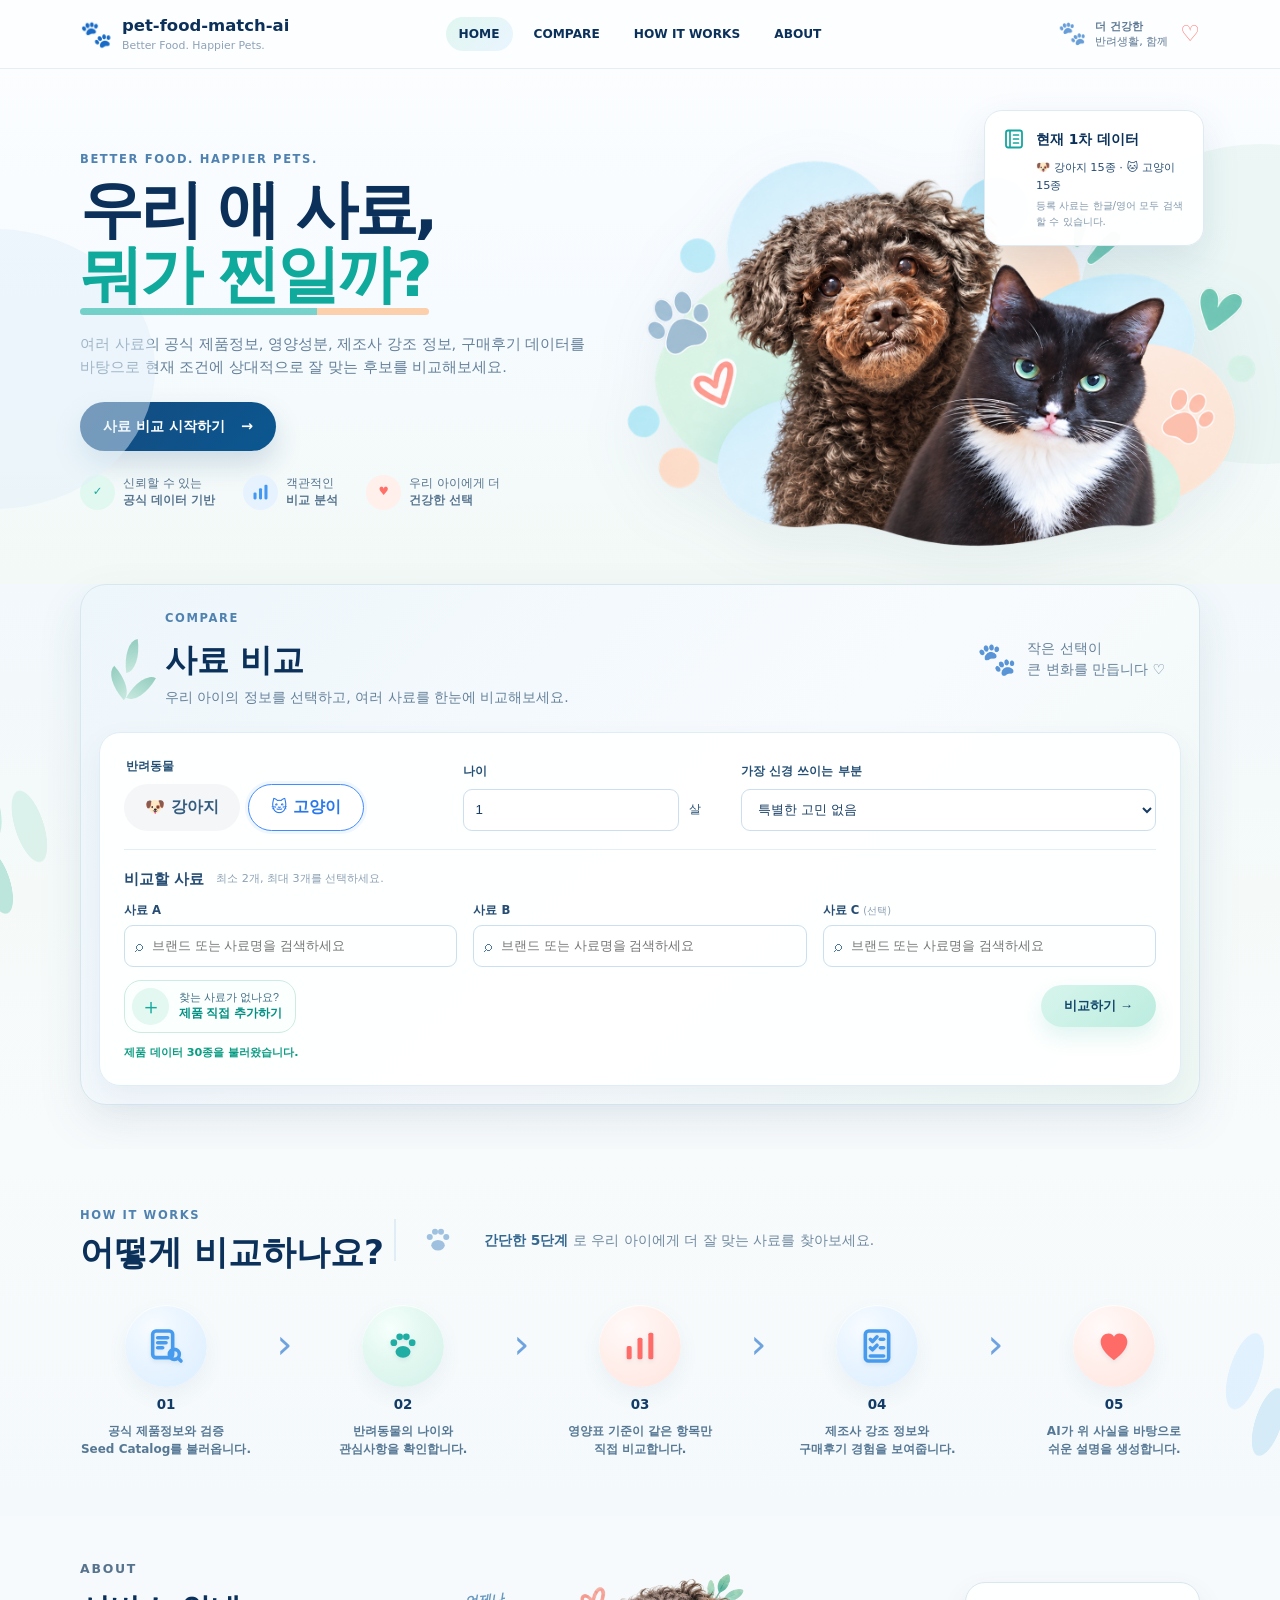
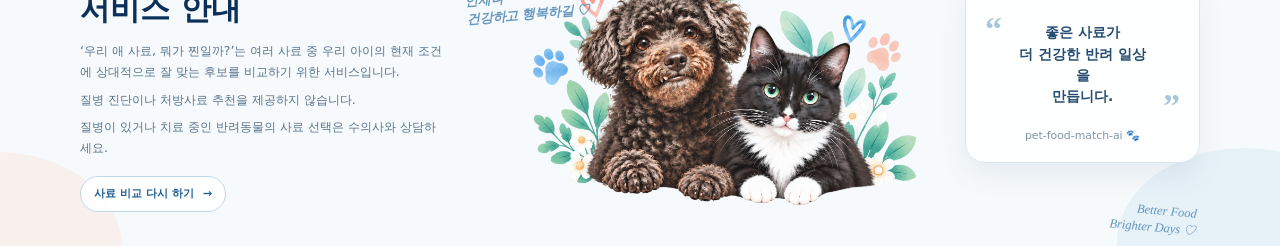
<file: A1-3/index.html>
<!DOCTYPE html>
<html lang="ko">
 <head>
  <meta charset="utf-8"/>
  <meta content="width=device-width,initial-scale=1" name="viewport"/>
  <title>
   우리 애 사료, 뭐가 찐일까? | pet-food-match-ai
  </title>
  <meta content="우리 애 사료, 뭐가 찐일까? 강아지와 고양이 사료를 공식 데이터와 구매후기로 비교합니다." name="description"/>
  <link href="./css/style.css" rel="stylesheet"/>
 </head>
 <body>
  <header class="site-header">
   <div class="shell nav-row">
    <a class="brand" href="#home">
     <span class="brand-paw">
      🐾
     </span>
     <span>
      <strong>
       pet-food-match-ai
      </strong>
      <small>
       Better Food. Happier Pets.
      </small>
     </span>
    </a>
    <nav class="nav-links">
     <a class="active" href="#home">
      HOME
     </a>
     <a href="#compare">
      COMPARE
     </a>
     <a href="#how">
      HOW IT WORKS
     </a>
     <a href="#about">
      ABOUT
     </a>
    </nav>
    <div class="top-message">
     <span>
      🐾
     </span>
     <p>
      <b>
       더 건강한
      </b>
      <br/>
      반려생활, 함께
     </p>
     <em>
      ♡
     </em>
    </div>
   </div>
  </header>
  <main>
   <section class="hero" id="home">
    <span class="wash wash-a">
    </span>
    <span class="wash wash-b">
    </span>
    <div class="shell hero-grid">
     <div class="hero-copy">
      <p class="eyebrow">
       BETTER FOOD. HAPPIER PETS.
      </p>
      <h1>
       우리 애 사료,
       <br/>
       <span>
        뭐가 찐일까?
       </span>
      </h1>
      <p class="desc">
       여러 사료의 공식 제품정보, 영양성분, 제조사 강조 정보, 구매후기 데이터를 바탕으로 현재 조건에 상대적으로 잘 맞는 후보를 비교해보세요.
      </p>
      <a class="primary" href="#compare">
       사료 비교 시작하기
       <b>
        &rarr;
       </b>
      </a>
      <div class="benefits">
       <div>
        <i class="mint">
         &checkmark;
        </i>
        <span>
         신뢰할 수 있는
         <br/>
         <b>
          공식 데이터 기반
         </b>
        </span>
       </div>
       <div>
        <i class="blue benefit-chart-icon" aria-hidden="true">
         <svg viewBox="0 0 24 24">
          <rect x="4" y="12" width="3.5" height="8" rx="1.3"></rect>
          <rect x="10.25" y="7" width="3.5" height="13" rx="1.3"></rect>
          <rect x="16.5" y="3" width="3.5" height="17" rx="1.3"></rect>
         </svg>
        </i>
        <span>
         객관적인
         <br/>
         <b>
          비교 분석
         </b>
        </span>
       </div>
       <div>
        <i class="coral">
         &hearts;
        </i>
        <span>
         우리 아이에게 더
         <br/>
         <b>
          건강한 선택
         </b>
        </span>
       </div>
      </div>
     </div>
     <div class="hero-art">
      <img alt="강아지와 고양이" class="hero-pets" src="./assets/hero-pets.png"/>
      <aside class="data-card">
       <span class="bars">
        ▥
       </span>
       <div>
        <strong>
         현재 1차 데이터
        </strong>
        <p>
         🐶 강아지 15종 &middot; 🐱 고양이 15종
        </p>
        <small>
         등록 사료는 한글/영어 모두 검색할 수 있습니다.
        </small>
       </div>
      </aside>
     </div>
    </div>
   </section>
   <section class="compare-section" id="compare">
    <div class="shell compare-shell">
     <div class="compare-heading">
      <span class="leaf-deco">
       <i>
       </i>
       <i>
       </i>
       <i>
       </i>
      </span>
      <div>
       <p class="eyebrow">
        COMPARE
       </p>
       <h2>
        사료 비교
       </h2>
       <p>
        우리 아이의 정보를 선택하고, 여러 사료를 한눈에 비교해보세요.
       </p>
      </div>
      <div class="compare-slogan">
       <span>
        🐾
       </span>
       <p>
        작은 선택이
        <br/>
        큰 변화를 만듭니다 ♡
       </p>
      </div>
     </div>
     <form class="compare-card" id="compareForm">
      <div class="top-grid">
       <fieldset>
        <legend>
         반려동물
        </legend>
        <div class="pet-toggle">
         <label>
          <input name="species" type="radio" value="dog"/>
          <span>
           🐶 강아지
          </span>
         </label>
         <label>
          <input checked="" name="species" type="radio" value="cat"/>
          <span>
           🐱 고양이
          </span>
         </label>
        </div>
       </fieldset>
       <label class="field">
        나이
        <div class="age-box">
         <input id="age" max="30" min="0" required="" step="1" type="number" value="1"/>
         <span>
          살
         </span>
        </div>
       </label>
       <label class="field">
        가장 신경 쓰이는 부분
        <select id="concern">
         <option value="none">
          특별한 고민 없음
         </option>
         <option value="weight">
          체중 관리
         </option>
         <option value="palatability">
          기호성
         </option>
         <option value="digestion">
          소화
         </option>
         <option value="senior">
          시니어 사료 선택
         </option>
        </select>
       </label>
      </div>
      <div class="rule">
      </div>
      <div class="picker-title">
       <h3>
        비교할 사료
       </h3>
       <span>
        최소 2개, 최대 3개를 선택하세요.
       </span>
      </div>
      <div class="picker-grid">
       <div class="picker">
        <label for="foodA">
         사료 A
        </label>
        <div class="search-wrap">
         <span>
          &telrec;
         </span>
         <input autocomplete="off" class="food-search" id="foodA" placeholder="브랜드 또는 사료명을 검색하세요"/>
        </div>
        <div class="suggestions" data-for="foodA">
        </div>
       </div>
       <div class="picker">
        <label for="foodB">
         사료 B
        </label>
        <div class="search-wrap">
         <span>
          &telrec;
         </span>
         <input autocomplete="off" class="food-search" id="foodB" placeholder="브랜드 또는 사료명을 검색하세요"/>
        </div>
        <div class="suggestions" data-for="foodB">
        </div>
       </div>
       <div class="picker">
        <label for="foodC">
         사료 C
         <small>
          (선택)
         </small>
        </label>
        <div class="search-wrap">
         <span>
          &telrec;
         </span>
         <input autocomplete="off" class="food-search" id="foodC" placeholder="브랜드 또는 사료명을 검색하세요"/>
        </div>
        <div class="suggestions" data-for="foodC">
        </div>
       </div>
      </div>
      <div class="actions">
       <button class="add" id="showCustom" type="button">
        <i>
         ＋
        </i>
        <span>
         찾는 사료가 없나요?
         <b>
          제품 직접 추가하기
         </b>
        </span>
       </button>
       <button class="compare-btn" type="submit">
        비교하기
        <b>
         &rarr;
        </b>
       </button>
      </div>
      <div class="custom-product hidden" id="customProduct">
       <h3>
        미등록 제품 직접 추가
       </h3>
       <div class="custom-grid">
        <label>
         브랜드
         <input id="customBrand"/>
        </label>
        <label>
         제품명
         <input id="customName"/>
        </label>
        <label>
         Life Stage
         <select id="customLifeStage">
          <option value="">
           선택
          </option>
          <option value="adult">
           성견/성묘 &middot; Adult
          </option>
          <option value="senior">
           시니어 &middot; Senior
          </option>
          <option value="all_life_stages">
           전연령 &middot; All Life Stages
          </option>
         </select>
        </label>
        <label>
         조단백 %
         <input id="customProtein" step="0.1" type="number"/>
        </label>
        <label>
         조지방 %
         <input id="customFat" step="0.1" type="number"/>
        </label>
        <label>
         조섬유 %
         <input id="customFiber" step="0.1" type="number"/>
        </label>
        <label>
         수분 %
         <input id="customMoisture" step="0.1" type="number"/>
        </label>
        <label>
         kcal/kg
         <input id="customKcal" step="1" type="number"/>
        </label>
       </div>
       <p>
        직접 입력한 제품은 결과에서 &lsquo;사용자 입력 제품&rsquo;으로 표시됩니다.
       </p>
      </div>
      <p aria-live="polite" class="form-message" id="formMessage">
      </p>
     </form>
     <section aria-live="polite" class="result-panel hidden" id="result">
      <div class="result-head">
       <div>
        <p class="eyebrow">
         RESULT
        </p>
        <h2>
         비교 결과
        </h2>
       </div>
       <p id="resultContext">
       </p>
      </div>
      <div class="selected-cards" id="selectedCards">
      </div>
      <div class="table-wrap">
       <table id="compareTable">
        <thead>
        </thead>
        <tbody>
        </tbody>
       </table>
      </div>
      <div class="notice" id="basisNotice">
      </div>
      <div class="evidence-panels" id="evidencePanels">
      </div>
      <div aria-live="polite" class="ai-box">
       <span>
        AI
       </span>
       <div>
        <h3>
         AI 비교 설명
        </h3>
        <div class="ai-content" id="aiExplanation">
         <p>
          비교할 제품을 선택하면 등록된 데이터를 기준으로 AI가 차이를 쉽게 설명합니다.
         </p>
        </div>
       </div>
      </div>
     </section>
    </div>
   </section>
   <section class="how-section" id="how">
    <div class="shell">
     <div class="how-head">
      <div>
       <p class="eyebrow">
        HOW IT WORKS
       </p>
       <h2>
        어떻게 비교하나요?
       </h2>
      </div>
      <span>
       <svg aria-hidden="true" class="how-head-paw" viewbox="0 0 24 24">
        <ellipse cx="12" cy="15.5" rx="4.5" ry="3.5">
        </ellipse>
        <circle cx="6.5" cy="10" r="2">
        </circle>
        <circle cx="10" cy="6.5" r="2">
        </circle>
        <circle cx="14" cy="6.5" r="2">
        </circle>
        <circle cx="17.5" cy="10" r="2">
        </circle>
       </svg>
      </span>
      <p>
       <b>
        간단한 5단계
       </b>
       로 우리 아이에게 더 잘 맞는 사료를 찾아보세요.
      </p>
     </div>
     <div class="steps">
      <article>
       <i class="blue">
        <svg aria-hidden="true" viewbox="0 0 24 24">
         <rect height="16" rx="2" width="12" x="4" y="3">
         </rect>
         <path d="M7 7h6">
         </path>
         <path d="M7 10h5">
         </path>
         <path d="M7 13h3">
         </path>
         <circle cx="17" cy="17" r="3">
         </circle>
         <path d="M19.2 19.2L21 21">
         </path>
        </svg>
       </i>
       <b>
        01
       </b>
       <p>
        공식 제품정보와 검증
        <br/>
        Seed Catalog를 불러옵니다.
       </p>
      </article>
      <em>
       &rsaquo;
      </em>
      <article>
       <i class="mint">
        <svg aria-hidden="true" viewbox="0 0 24 24">
         <ellipse cx="12" cy="15.5" rx="4.5" ry="3.5">
         </ellipse>
         <circle cx="6.5" cy="10" r="2">
         </circle>
         <circle cx="10" cy="6.5" r="2">
         </circle>
         <circle cx="14" cy="6.5" r="2">
         </circle>
         <circle cx="17.5" cy="10" r="2">
         </circle>
        </svg>
       </i>
       <b>
        02
       </b>
       <p>
        반려동물의 나이와
        <br/>
        관심사항을 확인합니다.
       </p>
      </article>
      <em>
       &rsaquo;
      </em>
      <article>
       <i class="coral">
        <svg aria-hidden="true" viewbox="0 0 24 24">
         <rect height="8" rx="1" width="3" x="4" y="12">
         </rect>
         <rect height="13" rx="1" width="3" x="10.5" y="7">
         </rect>
         <rect height="16" rx="1" width="3" x="17" y="4">
         </rect>
        </svg>
       </i>
       <b>
        03
       </b>
       <p>
        영양표 기준이 같은 항목만
        <br/>
        직접 비교합니다.
       </p>
      </article>
      <em>
       &rsaquo;
      </em>
      <article>
       <i class="blue">
        <svg aria-hidden="true" viewbox="0 0 24 24">
         <rect height="18" rx="2" width="14" x="5" y="3">
         </rect>
         <path d="M8 8l1.3 1.3L12 6.5">
         </path>
         <path d="M14 8h2">
         </path>
         <path d="M8 13l1.3 1.3L12 11.5">
         </path>
         <path d="M14 13h2">
         </path>
         <path d="M8 18h8">
         </path>
        </svg>
       </i>
       <b>
        04
       </b>
       <p>
        제조사 강조 정보와
        <br/>
        구매후기 경험을 보여줍니다.
       </p>
      </article>
      <em>
       &rsaquo;
      </em>
      <article>
       <i class="coral">
        <svg aria-hidden="true" viewbox="0 0 24 24">
         <path d="M12 20.5S4 15.3 4 9.5C4 6.5 6.1 4.5 8.8 4.5C10.4 4.5 11.5 5.4 12 6.4C12.5 5.4 13.6 4.5 15.2 4.5C17.9 4.5 20 6.5 20 9.5C20 15.3 12 20.5 12 20.5Z">
         </path>
        </svg>
       </i>
       <b>
        05
       </b>
       <p>
        AI가 위 사실을 바탕으로
        <br/>
        쉬운 설명을 생성합니다.
       </p>
      </article>
     </div>
    </div>
   </section>
   <section class="about-section" id="about">
    <span class="about-shape a1">
    </span>
    <span class="about-shape a2">
    </span>
    <div class="shell about-grid">
     <div class="about-copy">
      <p class="eyebrow">
       ABOUT
      </p>
      <h2>
       서비스 안내
      </h2>
      <p>
       ‘우리 애 사료, 뭐가 찐일까?’는 여러 사료 중 우리 아이의 현재 조건에 상대적으로 잘 맞는 후보를 비교하기 위한 서비스입니다.
      </p>
      <p>
       질병 진단이나 처방사료 추천을 제공하지 않습니다.
      </p>
      <p>
       질병이 있거나 치료 중인 반려동물의 사료 선택은 수의사와 상담하세요.
      </p>
      <a href="#compare">
       사료 비교 다시 하기
       <span>
        &rarr;
       </span>
      </a>
     </div>
     <div class="footer-art">
      <img alt="파스텔 배경 속 강아지와 고양이" class="about-pets" src="./assets/about-pets.png"/>
     </div>
     <aside class="quote">
      <span>
       &ldquo;
      </span>
      <strong>
       좋은 사료가
       <br/>
       더 건강한 반려 일상을
       <br/>
       만듭니다.
      </strong>
      <small>
       pet-food-match-ai 🐾
      </small>
     </aside>
    </div>
   </section>
  </main>
  <script src="./data/pet-foods.js">
  </script>
  <script src="./js/app.js">
  </script>
 </body>
</html>
</file>
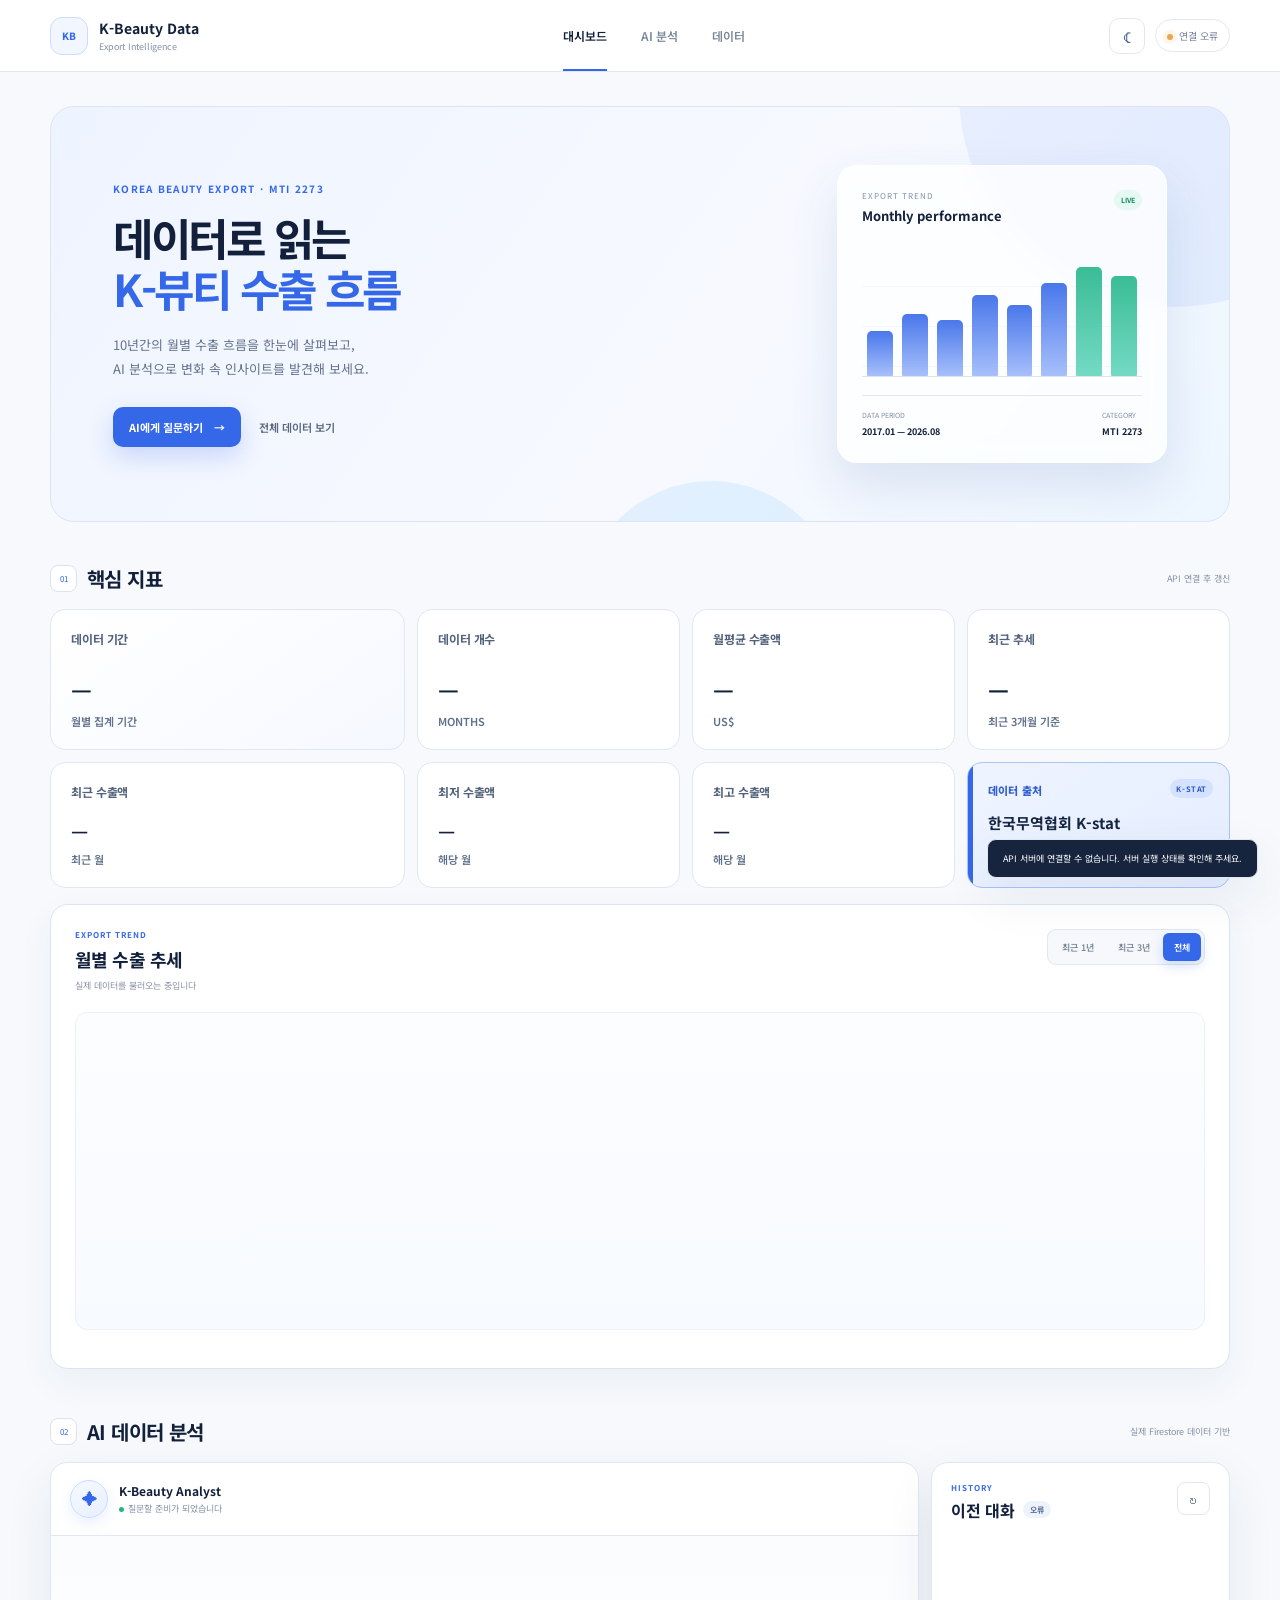
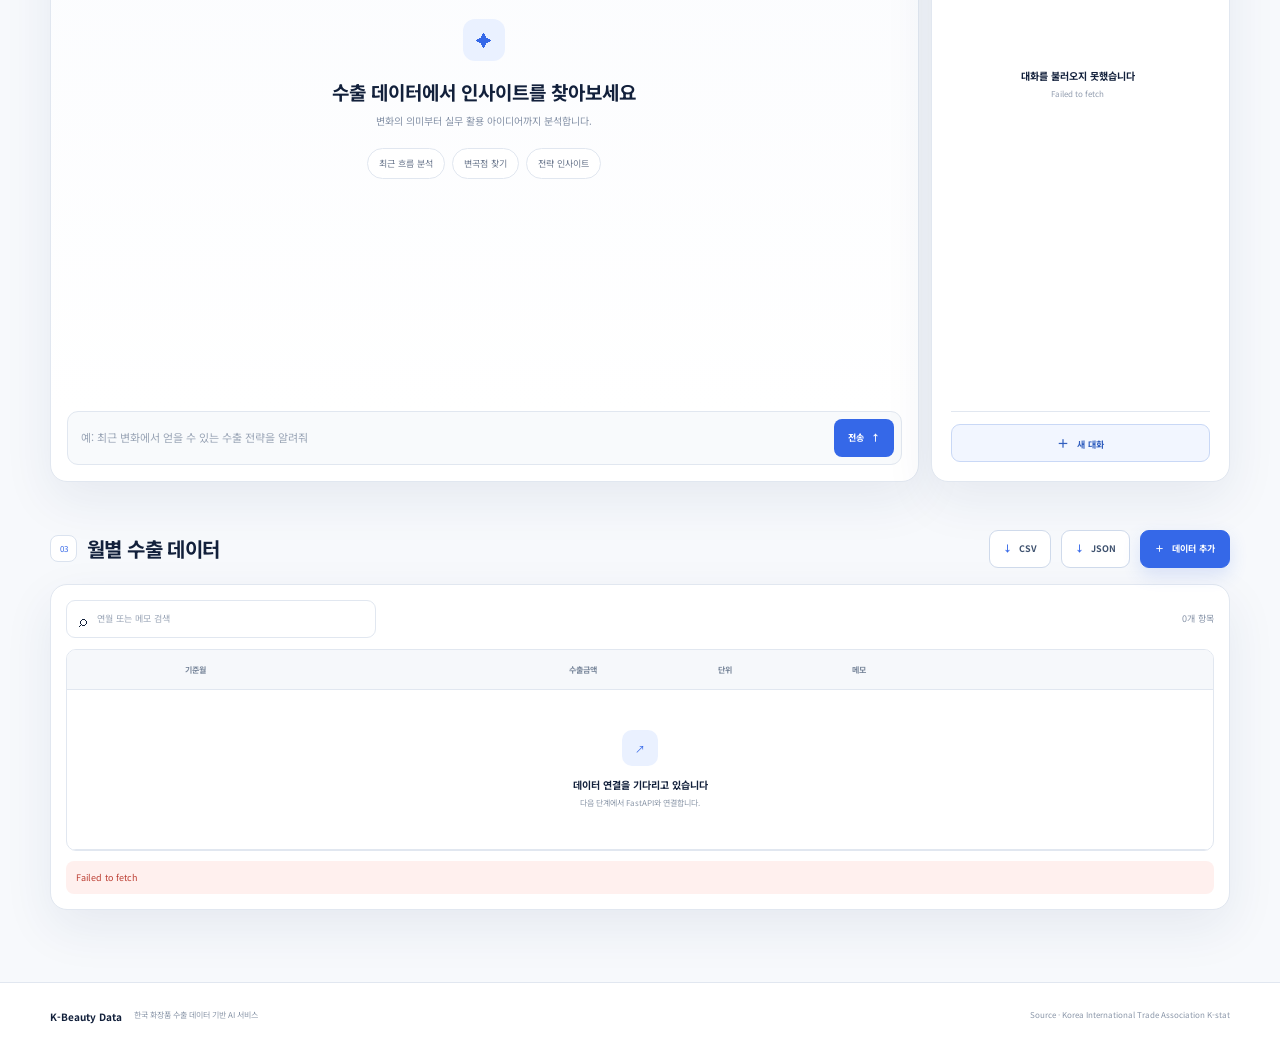
<file: M1-2/frontend/index.html>
<!doctype html>
<html lang="ko">
<head>
  <meta charset="UTF-8"><meta name="viewport" content="width=device-width,initial-scale=1">
  <meta name="description" content="한국 화장품 수출 데이터 기반 AI 분석 서비스">
  <link rel="canonical" href="https://kbeauty-analytics.vercel.app/">
  <script>try{document.documentElement.dataset.theme=localStorage.getItem("kbeauty-theme")||"light"}catch{document.documentElement.dataset.theme="light"}</script>
  <title>K-Beauty Data</title>
  <link rel="preconnect" href="https://fonts.googleapis.com"><link rel="preconnect" href="https://fonts.gstatic.com" crossorigin>
  <link href="https://fonts.googleapis.com/css2?family=DM+Sans:wght@400;500;600;700&family=Noto+Sans+KR:wght@400;500;600;700&display=swap" rel="stylesheet">
  <link rel="stylesheet" href="styles.css">
  <link rel="stylesheet" href="highlight-overrides.css">
</head>
<body>
  <header class="app-header">
    <div class="header-inner">
      <a class="brand" href="#overview"><span class="brand-symbol">KB</span><span><strong>K-Beauty Data</strong><small>Export Intelligence</small></span></a>
      <nav class="sidebar" id="sidebar"><a class="nav-link is-active" href="#overview">대시보드</a><a class="nav-link" href="#assistant">AI 분석</a><a class="nav-link" href="#data-management">데이터</a></nav>
      <div class="header-side"><button class="theme-toggle" id="themeToggle" type="button" aria-label="다크 모드로 전환" aria-pressed="false"><span aria-hidden="true">☾</span></button><span class="connection-badge" id="connectionBadge"><i></i>연결 준비</span><button class="menu-button" id="menuButton" type="button" aria-label="메뉴"><span></span><span></span><span></span></button></div>
    </div>
  </header>

  <main class="dashboard" id="overview">
    <section class="page-intro">
      <div class="intro-content"><p class="overline">KOREA BEAUTY EXPORT · MTI 2273</p><h1>데이터로 읽는<br><em>K-뷰티 수출 흐름</em></h1><p class="intro-copy">10년간의 월별 수출 흐름을 한눈에 살펴보고,<br>AI 분석으로 변화 속 인사이트를 발견해 보세요.</p><div class="intro-actions"><a href="#assistant" class="hero-button">AI에게 질문하기 <span>→</span></a><a href="#data-management" class="text-button">전체 데이터 보기</a></div></div>
      <div class="hero-visual" aria-hidden="true"><div class="visual-head"><div><small>EXPORT TREND</small><strong>Monthly performance</strong></div><span>LIVE</span></div><div class="mini-chart"><i style="height:38%"></i><i style="height:52%"></i><i style="height:47%"></i><i style="height:68%"></i><i style="height:60%"></i><i style="height:78%"></i><i style="height:92%"></i><i style="height:84%"></i></div><div class="visual-foot"><div><small>DATA PERIOD</small><strong>2017.01 — 2026.08</strong></div><div><small>CATEGORY</small><strong>MTI 2273</strong></div></div></div>
    </section>

    <section class="summary-section" aria-labelledby="summaryTitle">
      <div class="section-bar"><div><span>01</span><h2 id="summaryTitle">핵심 지표</h2></div><small id="updatedAt">API 연결 후 갱신</small></div>
      <div class="summary-grid" aria-live="polite">
        <article class="metric-card metric-primary"><p>데이터 기간</p><strong id="summaryPeriod">—</strong><small>월별 집계 기간</small></article>
        <article class="metric-card"><p>데이터 개수</p><strong id="summaryCount">—</strong><small>MONTHS</small></article>
        <article class="metric-card"><p>월평균 수출액</p><strong id="summaryAverage">—</strong><small>US$</small></article>
        <article class="metric-card trend-card"><p>최근 추세</p><strong id="summaryTrend">—</strong><small id="summaryChangeRate">최근 3개월 기준</small></article>
        <article class="metric-card compact-card"><p>최근 수출액</p><strong id="summaryLatest">—</strong><small id="summaryLatestDate">최근 월</small></article>
        <article class="metric-card compact-card"><p>최저 수출액</p><strong id="summaryMinimum">—</strong><small id="summaryMinimumDate">해당 월</small></article>
        <article class="metric-card compact-card"><p>최고 수출액</p><strong id="summaryMaximum">—</strong><small id="summaryMaximumDate">해당 월</small></article>
        <article class="source-card"><p>데이터 출처</p><strong>한국무역협회 K-stat</strong><small>화장품 · MTI 2273 · 단위 US$</small></article>
      </div>
      <article class="trend-chart-card" id="trend-chart" aria-labelledby="trendChartTitle">
        <div class="trend-chart-head">
          <div><p>EXPORT TREND</p><h3 id="trendChartTitle">월별 수출 추세</h3><span id="trendChartPeriod">실제 데이터를 불러오는 중입니다</span></div>
          <div class="chart-range" role="group" aria-label="그래프 표시 기간">
            <button type="button" data-chart-range="12">최근 1년</button>
            <button type="button" data-chart-range="36">최근 3년</button>
            <button class="is-active" type="button" data-chart-range="all">전체</button>
          </div>
        </div>
        <div class="trend-chart-wrap">
          <svg id="exportTrendChart" viewBox="0 0 1000 280" role="img" aria-label="월별 화장품 수출액 선 그래프"></svg>
        </div>
        <div class="trend-chart-summary" id="trendChartSummary" aria-live="polite"></div>
      </article>
    </section>

    <section class="workspace-section" id="assistant" aria-labelledby="assistantTitle">
      <div class="section-bar"><div><span>02</span><h2 id="assistantTitle">AI 데이터 분석</h2></div><small>실제 Firestore 데이터 기반</small></div>
      <div class="assistant-layout">
        <article class="chat-panel">
          <div class="chat-header"><div class="ai-avatar" aria-hidden="true">✦</div><div><strong>K-Beauty Analyst</strong><span><i></i>질문할 준비가 되었습니다</span></div></div>
          <div class="message-list" id="messageList" aria-live="polite"><div class="welcome-message"><span class="welcome-icon">✦</span><h3>수출 데이터에서 인사이트를 찾아보세요</h3><p>변화의 의미부터 실무 활용 아이디어까지 분석합니다.</p><div class="suggestion-list"><button type="button" data-question="최근 12개월 수출 흐름과 주목할 변화를 분석해줘">최근 흐름 분석</button><button type="button" data-question="수출액이 급증하거나 급감한 달을 찾아서 의미를 설명해줘">변곡점 찾기</button><button type="button" data-question="이 데이터에서 얻을 수 있는 K-뷰티 수출 전략 인사이트를 알려줘">전략 인사이트</button></div></div></div>
          <div class="chat-error" id="chatError" role="alert" hidden></div>
          <form class="chat-form" id="chatForm"><label class="sr-only" for="questionInput">질문</label><textarea id="questionInput" rows="1" maxlength="1000" placeholder="예: 최근 변화에서 얻을 수 있는 수출 전략을 알려줘" required></textarea><button type="submit"><span>전송</span><b>↑</b></button></form>
          <div class="chat-loading" id="chatLoading" hidden><span></span><span></span><span></span> 데이터를 분석하고 있습니다</div>
        </article>
        <aside class="history-panel" aria-labelledby="historyTitle"><div class="panel-head"><div><p>HISTORY</p><div class="history-title-row"><h3 id="historyTitle">이전 대화</h3><span class="history-count" id="historyCount">0개</span></div></div><button class="icon-button" id="refreshHistoryButton" type="button" aria-label="새로고침">↻</button></div><div class="history-list" id="historyList"><div class="empty-state"><span>⌁</span><strong>저장된 대화가 없습니다</strong><p>AI와 나눈 대화가 이곳에 표시됩니다.</p></div></div><div class="history-footer"><button id="newConversationButton" type="button"><span>＋</span> 새 대화</button></div></aside>
      </div>
    </section>

    <section class="data-section" id="data-management" aria-labelledby="dataTitle">
      <div class="section-bar section-bar-action"><div><span>03</span><h2 id="dataTitle">월별 수출 데이터</h2></div><div class="data-actions"><button class="export-button" id="exportCsvButton" type="button"><span>↓</span> CSV</button><button class="export-button" id="exportJsonButton" type="button"><span>↓</span> JSON</button><button class="primary-button" id="addDataButton" type="button"><span>＋</span> 데이터 추가</button></div></div>
      <div class="data-panel"><div class="table-toolbar"><label class="search-field"><span>⌕</span><span class="sr-only">검색</span><input id="dataSearchInput" type="search" placeholder="연월 또는 메모 검색"></label><span class="record-count" id="recordCount">0개 항목</span></div><div class="table-wrap"><table><thead><tr><th>기준월</th><th>수출금액</th><th>단위</th><th>메모</th><th><span class="sr-only">관리</span></th></tr></thead><tbody id="dataTableBody"><tr class="table-empty-row"><td colspan="5"><span>↗</span><strong>데이터 연결을 기다리고 있습니다</strong><small>다음 단계에서 FastAPI와 연결합니다.</small></td></tr></tbody></table></div><div class="table-error" id="dataError" role="alert" hidden></div></div>
    </section>
  </main>

  <footer><div><strong>K-Beauty Data</strong><span>한국 화장품 수출 데이터 기반 AI 서비스</span></div><p>Source · Korea International Trade Association K-stat</p></footer>

  <div class="modal-backdrop" id="dataModal" hidden><section class="modal" role="dialog" aria-modal="true" aria-labelledby="modalTitle"><div class="modal-header"><div><p>DATA EDITOR</p><h2 id="modalTitle">새 데이터 추가</h2></div><button class="modal-close" id="modalCloseButton" type="button" aria-label="닫기">×</button></div><form id="dataForm"><input id="dataId" type="hidden"><label><span>기준월</span><input id="dataDate" type="month" required></label><label><span>수출금액 (US$)</span><input id="dataValue" type="number" min="0" step="1" required></label><label><span>메모</span><textarea id="dataMemo" rows="3" maxlength="200" placeholder="화장품(MTI 2273) 월별 수출액"></textarea></label><div class="modal-actions"><button class="secondary-button" id="modalCancelButton" type="button">취소</button><button class="primary-button" type="submit">저장</button></div></form></section></div>
  <div class="toast" id="toast" role="status"></div><script src="config.js"></script><script src="app.js"></script>
</body></html>
</file>
<file: A1-3/css/style.css>
* {
  box-sizing:border-box
}

:root {
  --navy:#123c67;
  --deep:#0b315a;
  --text:#254c72;
  --muted:#6d88a3;
  --mint:#55c8bd;
  --mintbg:#def6ef;
  --blue:#5aa6f6;
  --sky:#eef8ff;
  --coral:#ff7c73;
  --line:#dcecf7;
  --shadow:0 18px 46px rgba(45,89,129,.10)
}

html {
  scroll-behavior:smooth;
  overflow-x:hidden
}

body {
  margin:0;
  overflow-x:hidden;
  font-family:system-ui,-apple-system,BlinkMacSystemFont,"Segoe UI","Noto Sans KR",sans-serif;
  color:var(--text);
  background:white;
  line-height:1.55
}

.shell {
  width:min(1120px,calc(100% - 56px));
  margin:auto
}

.site-header {
  position:sticky;
  top:0;
  z-index:100;
  background:rgba(255,255,255,.96);
  border-bottom:1px solid #eef3f7;
  backdrop-filter:blur(10px)
}

.nav-row {
  height:68px;
  display:grid;
  grid-template-columns:1fr auto 1fr;
  align-items:center
}

.brand {
  display:flex;
  align-items:center;
  gap:10px;
  color:var(--deep);
  text-decoration:none
}

.brand-paw {
  font-size:26px
}

.brand span:last-child {
  display:flex;
  flex-direction:column
}

.brand strong {
  font-size:1.03rem
}

.brand small {
  font-size:.68rem;
  color:#8da2b7
}

.nav-links {
  display:flex;
  gap:8px
}

.nav-links a {
  padding:8px 13px;
  border-radius:999px;
  color:var(--deep);
  text-decoration:none;
  font-size:.76rem;
  font-weight:800
}

.nav-links a.active {
  background:linear-gradient(135deg,#e0f6ef,#eaf5ff)
}

.top-message {
  justify-self:end;
  display:flex;
  align-items:center;
  gap:8px;
  color:#5d7892
}

.top-message>span {
  font-size:23px;
  opacity:.65
}

.top-message p {
  margin:0;
  font-size:.7rem;
  line-height:1.35
}

.top-message em {
  font-style:normal;
  color:#ff7b73;
  font-size:22px;
  margin-left:4px
}

.hero {
  position:relative;
  overflow:hidden
}

.wash {
  position:absolute;
  border-radius:50%
}

.wash-a {
  width:320px;
  height:280px;
  left:-165px;
  top:160px;
  background:#e6f5ff
}

.wash-b {
  width:360px;
  height:320px;
  right:-160px;
  top:75px;
  background:#e4f8f1
}

.hero-grid {
  min-height:450px;
  display:grid;
  grid-template-columns:1fr 1.03fr;
  gap:30px;
  align-items:center
}

.hero-copy {
  padding:46px 0 38px
}

.eyebrow {
  margin:0 0 8px;
  color:#4f82b0;
  font-size:.72rem;
  font-weight:900;
  letter-spacing:.14em
}

.hero h1 {
  margin:.05em 0 .25em;
  font-size:clamp(2.9rem,4.9vw,4.2rem);
  line-height:1.04;
  letter-spacing:-.055em;
  color:var(--deep);
  word-break:keep-all
}

.hero h1 span {
  display:inline-block;
  color:#10aa9c;
  position:relative
}

.hero h1 span:after {
  content:"";
  position:absolute;
  left:0;
  right:0;
  bottom:-8px;
  height:7px;
  background:linear-gradient(90deg,#3fc1b4 0 68%,#ffbd88 68% 100%);
  border-radius:999px;
  opacity:.7
}

.desc {
  max-width:590px;
  margin:26px 0 24px;
  color:#65809a;
  font-size:.91rem;
  word-break:keep-all
}

.primary {
  display:inline-flex;
  align-items:center;
  gap:16px;
  background:linear-gradient(135deg,#144b80,#0b5790);
  color:white;
  text-decoration:none;
  padding:13px 23px;
  border-radius:999px;
  font-size:.9rem;
  font-weight:850;
  box-shadow:0 13px 28px rgba(20,75,128,.18)
}

.benefits {
  display:flex;
  gap:28px;
  margin-top:24px
}

.benefits>div {
  display:flex;
  align-items:center;
  gap:8px;
  font-size:.72rem;
  color:#55738f
}

.benefits i {
  width:35px;
  height:35px;
  border-radius:50%;
  display:grid;
  place-items:center;
  font-style:normal;
  font-weight:900
}

.mint {
  background:#e1f8f0;
  color:#19a99d
}

.blue {
  background:#e7f2ff;
  color:#4398f0
}

.coral {
  background:#fff0ec;
  color:#ff7168
}

.hero-art {
  position:relative;
  height:410px
}

.soft-shape {
  position:absolute;
  border-radius:46% 54% 52% 48% / 55% 44% 56% 45%
}

.s1 {
  width:360px;
  height:310px;
  background:#dff5ee;
  left:70px;
  bottom:10px;
  transform:rotate(-7deg)
}

.s2 {
  width:330px;
  height:280px;
  background:#e3f1ff;
  right:20px;
  bottom:32px;
  transform:rotate(9deg)
}

.s3 {
  width:180px;
  height:170px;
  background:#fff0e8;
  right:-20px;
  bottom:0
}

.hero-pets {
  position:absolute;
  width:430px;
  left:82px;
  bottom:0;
  z-index:3;
  filter:drop-shadow(0 18px 24px rgba(27,63,97,.10))
}

.ghost-paw {
  position:absolute;
  font-size:38px;
  opacity:.16
}

.gp1 {
  left:40px;
  top:44px
}

.gp2 {
  right:12px;
  bottom:92px
}

.hero-note {
  position:absolute;
  top:30px;
  left:155px;
  z-index:4;
  color:#4b86b5;
  font-size:.8rem;
  font-weight:650;
  transform:rotate(-6deg)
}

.data-card {
  position:absolute;
  right:0;
  top:25px;
  z-index:5;
  width:230px;
  padding:18px;
  border:1px solid #dfebf4;
  border-radius:20px;
  background:rgba(255,255,255,.95);
  box-shadow:var(--shadow);
  display:flex;
  gap:10px
}

.bars {
  color:#16a69f;
  font-weight:900
}

.data-card strong {
  font-size:.9rem;
  color:var(--deep)
}

.data-card p {
  font-size:.73rem;
  margin:8px 0 4px
}

.data-card small {
  font-size:.68rem;
  color:#8197aa;
  line-height:1.45;
  display:block
}

.good-food {
  position:absolute;
  right:-8px;
  bottom:57px;
  color:#1aa2a0;
  font-size:.86rem;
  font-style:italic;
  transform:rotate(-7deg);
  z-index:4
}

.compare-section {
  padding:0 0 44px;
  background:linear-gradient(180deg,#f7fbff 0%,#fff 100%)
}

.compare-shell {
  border:1px solid #dcecf7;
  border-radius:26px;
  background:linear-gradient(135deg,#eef8ff,#f8fcff 58%,#f1faf6);
  box-shadow:var(--shadow);
  overflow:visible
}

.compare-heading {
  min-height:125px;
  padding:25px 34px 23px 84px;
  display:flex;
  align-items:center;
  justify-content:space-between;
  position:relative
}

.compare-heading h2 {
  margin:.03em 0 .05em;
  font-size:2rem;
  color:var(--deep)
}

.compare-heading>div>p:last-child {
  margin:0;
  color:#66819a;
  font-size:.87rem
}

.leaf-deco {
  position:absolute;
  left:23px;
  bottom:18px;
  width:48px;
  height:80px
}

.leaf-deco i {
  position:absolute;
  width:16px;
  height:32px;
  border-radius:100% 0 100% 0;
  background:linear-gradient(#93cdbf,#c7e8de)
}

.leaf-deco i:nth-child(1) {
  left:7px;
  top:33px;
  transform:rotate(-42deg)
}

.leaf-deco i:nth-child(2) {
  left:20px;
  top:6px;
  transform:rotate(-8deg)
}

.leaf-deco i:nth-child(3) {
  left:29px;
  top:38px;
  transform:rotate(30deg)
}

.compare-slogan {
  display:flex;
  align-items:center;
  gap:10px;
  color:#4f83ad
}

.compare-slogan span {
  font-size:32px;
  opacity:.7
}

.compare-slogan p {
  margin:0;
  font-size:.78rem;
  line-height:1.5
}

.compare-card {
  margin:0 18px 18px;
  padding:24px;
  border:1px solid #e1edf6;
  border-radius:21px;
  background:white;
  box-shadow:0 12px 30px rgba(51,89,123,.07)
}

.top-grid {
  display:grid;
  grid-template-columns:.9fr .72fr 1.25fr;
  gap:40px;
  align-items:end
}

.top-grid fieldset {
  border:0;
  padding:0;
  margin:0
}

.top-grid legend,.field {
  font-size:.73rem;
  font-weight:850;
  color:#244f74
}

.pet-toggle {
  display:flex;
  gap:8px;
  margin-top:9px
}

.pet-toggle input {
  position:absolute;
  opacity:0;
  pointer-events:none
}

.pet-toggle span {
  display:block;
  min-width:116px;
  padding:10px 15px;
  text-align:center;
  border-radius:999px;
  background:#f5f6f8;
  border:1px solid transparent;
  color:#345d80;
  font-weight:800;
  cursor:pointer
}

.pet-toggle input:checked+span {
  border-color:#418cff;
  background:#fff;
  color:#2878ed;
  box-shadow:0 0 0 3px rgba(65,140,255,.07)
}

.field select,.age-box input {
  width:100%;
  height:42px;
  border:1px solid #cbdfee;
  border-radius:9px;
  background:#fff;
  padding:0 12px;
  color:#173d63
}

.age-box {
  display:flex;
  align-items:center;
  gap:10px;
  margin-top:8px
}

.age-box span {
  font-weight:400;
  font-size:.72rem
}

.field select {
  margin-top:8px
}

.rule {
  height:1px;
  background:#e4eef6;
  margin:18px 0
}

.picker-title {
  display:flex;
  align-items:center;
  gap:12px;
  margin-bottom:10px
}

.picker-title h3 {
  margin:0;
  font-size:.94rem
}

.picker-title span {
  color:#8ca0b3;
  font-size:.7rem
}

.picker-grid {
  display:grid;
  grid-template-columns:repeat(3,1fr);
  gap:16px
}

.picker {
  position:relative
}

.picker>label {
  display:block;
  margin-bottom:6px;
  font-size:.73rem;
  font-weight:850
}

.picker>label small {
  color:#8b9eb1;
  font-weight:500
}

.search-wrap {
  height:42px;
  display:flex;
  align-items:center;
  gap:7px;
  border:1px solid #cbdfee;
  border-radius:9px;
  padding:0 10px
}

.search-wrap span {
  color:#4e789f
}

.search-wrap input {
  border:0;
  outline:0;
  width:100%;
  min-width:0;
  color:#173d63;
  background:transparent
}

.search-wrap:focus-within {
  border-color:#3e8cff;
  box-shadow:0 0 0 3px rgba(62,140,255,.08)
}

.suggestions {
  position:absolute;
  left:0;
  right:0;
  top:67px;
  z-index:50;
  display:none;
  max-height:245px;
  overflow:auto;
  background:white;
  border:1px solid #d9e8f4;
  border-radius:11px;
  box-shadow:0 15px 34px rgba(34,75,111,.17)
}

.suggestions.show {
  display:block
}

.suggestion-item {
  padding:10px 11px;
  border-bottom:1px solid #edf3f8;
  cursor:pointer
}

.suggestion-item:hover {
  background:#f5faff
}

.suggestion-title {
  font-weight:850;
  font-size:.76rem
}

.suggestion-product {
  font-size:.73rem;
  margin-top:1px
}

.suggestion-meta {
  font-size:.65rem;
  color:#879caf;
  margin-top:3px
}

.actions {
  display:flex;
  justify-content:space-between;
  align-items:center;
  margin-top:13px
}

.add {
  display:flex;
  align-items:center;
  gap:10px;
  padding:7px 13px 7px 7px;
  border:1px solid #ccebe4;
  border-radius:17px;
  background:#fbfffd;
  color:#416f86;
  text-align:left
}

.add i {
  width:37px;
  height:37px;
  border-radius:50%;
  display:grid;
  place-items:center;
  background:#e2f8f0;
  color:#16a99d;
  font-size:1.4rem;
  font-style:normal
}

.add span {
  font-size:.67rem
}

.add b {
  display:block;
  color:#008f83;
  font-size:.76rem
}

.compare-btn {
  border:0;
  border-radius:999px;
  background:linear-gradient(135deg,#d7f5ec,#bcecdf);
  color:#13466b;
  padding:12px 23px;
  font-weight:900;
  box-shadow:0 10px 20px rgba(61,187,166,.15)
}

.custom-product {
  margin-top:17px;
  padding:17px;
  background:#f8fbfe;
  border:1px dashed #aac7db;
  border-radius:14px
}

.custom-grid {
  display:grid;
  grid-template-columns:repeat(4,1fr);
  gap:11px
}

.custom-grid label {
  font-size:.7rem;
  font-weight:750
}

.custom-grid input,.custom-grid select {
  display:block;
  width:100%;
  height:38px;
  margin-top:5px;
  border:1px solid #cbdfee;
  border-radius:8px;
  background:white;
  padding:0 9px
}

.custom-product p {
  font-size:.68rem;
  color:#7b92a8
}

.hidden {
  display:none!important
}

.form-message {
  margin:11px 0 0;
  color:#0b9c83;
  font-size:.7rem;
  font-weight:700
}

.result-panel {
  margin:26px 18px 18px;
  padding:22px;
  border-radius:20px;
  background:#fff;
  border:1px solid #dfeaf4
}

.result-head {
  display:flex;
  align-items:flex-end;
  justify-content:space-between
}

.result-head h2 {
  margin:0;
  font-size:1.6rem
}

.selected-cards {
  display:grid;
  grid-template-columns:repeat(3,1fr);
  gap:12px;
  margin:15px 0
}

.selected-card {
  padding:14px;
  border:1px solid #dfebf4;
  border-radius:13px
}

.selected-card .badge {
  display:inline-block;
  padding:3px 7px;
  border-radius:999px;
  background:#edf6ff;
  font-size:.64rem
}

.selected-card h4 {
  margin:7px 0 3px
}

.selected-card p {
  color:#8498ab;
  font-size:.7rem
}

.table-wrap {
  overflow:auto
}

.table-wrap table {
  width:100%;
  border-collapse:collapse;
  min-width:650px
}

.table-wrap th,.table-wrap td {
  padding:9px;
  border-bottom:1px solid #e4eef6;
  text-align:left;
  font-size:.73rem
}

.table-wrap th {
  background:#f7fbfe
}

.notice {
  margin:14px 0;
  padding:12px;
  border:1px solid #fed7aa;
  background:#fff7ed;
  border-radius:11px;
  font-size:.72rem
}

.evidence-panels {
  display:grid;
  grid-template-columns:repeat(2,1fr);
  gap:11px
}

.evidence-card {
  border:1px solid #e2edf5;
  border-radius:12px;
  padding:13px
}

.keyword-list {
  display:flex;
  gap:5px;
  flex-wrap:wrap;
  margin:6px 0
}

.keyword {
  padding:3px 7px;
  background:#f1f6fa;
  border-radius:999px;
  font-size:.65rem
}

.ai-box {
  display:flex;
  gap:12px;
  margin-top:16px;
  padding:15px;
  border-radius:14px;
  background:linear-gradient(135deg,#eef7ff,#f4fbf8)
}

.ai-box>span {
  width:38px;
  height:38px;
  border-radius:50%;
  display:grid;
  place-items:center;
  background:#195a91;
  color:#fff;
  font-weight:900
}

.ai-box h3 {
  margin:0 0 2px
}

.ai-box p {
  margin:0;
  font-size:.72rem;
  color:#698198
}

.ai-box>div {
  flex:1;
  min-width:0
}

.ai-content {
  margin-top:8px
}

.ai-content h4 {
  margin:12px 0 5px;
  color:var(--deep);
  font-size:.78rem
}

.ai-content ul {
  margin:0;
  padding-left:18px;
  color:#49657d;
  font-size:.72rem;
  line-height:1.65
}

.ai-content small {
  display:block;
  margin-top:12px;
  color:#7b8fa1;
  font-size:.64rem
}

.ai-content .ai-recommendation {
  display:inline-block;
  margin-bottom:8px;
  color:#195a91;
  font-size:.82rem
}

.ai-content .ai-summary,
.ai-content .ai-alternative {
  line-height:1.65;
  color:#38566f
}

.ai-content .ai-alternative {
  margin-top:12px;
  padding:9px 11px;
  border-radius:9px;
  background:rgba(255,255,255,.7)
}

.ai-loading p::before {
  content:"";
  display:inline-block;
  width:9px;
  height:9px;
  margin-right:7px;
  border:2px solid #b9cfdf;
  border-top-color:#195a91;
  border-radius:50%;
  animation:ai-spin .8s linear infinite
}

.ai-error p {
  color:#a04444
}

.compare-btn:disabled {
  cursor:wait;
  opacity:.72
}

@keyframes ai-spin {
  to {transform:rotate(360deg)}
}

.how-section {
  padding:54px 0 52px
}

.how-head {
  display:flex;
  align-items:flex-end;
  gap:17px;
  margin-bottom:24px
}

.how-head h2 {
  margin:.03em 0 0;
  font-size:2rem;
  color:var(--deep)
}

.how-head>span {
  font-size:28px;
  opacity:.4
}

.how-head>p {
  margin:0 0 4px;
  color:#7089a0;
  font-size:.82rem
}

.how-head b {
  color:#356891
}

.steps {
  display:grid;
  grid-template-columns:1fr auto 1fr auto 1fr auto 1fr auto 1fr;
  gap:10px;
  align-items:start
}

.steps article {
  text-align:center
}

.steps i {
  width:58px;
  height:58px;
  margin:auto;
  border-radius:50%;
  display:grid;
  place-items:center;
  font-style:normal;
  font-size:22px
}

.steps article>b {
  display:block;
  margin-top:7px;
  font-size:.72rem;
  color:#173f67
}

.steps p {
  font-size:.7rem;
  color:#5f7d99;
  line-height:1.45
}

.steps em {
  font-style:normal;
  font-size:34px;
  color:#76acf0;
  padding-top:11px
}

.about-section {
  position:relative;
  overflow:hidden;
  padding:48px 0 12px;
  background:linear-gradient(135deg,#fbfdff,#f2faf7)
}

.about-shape {
  position:absolute;
  border-radius:50%
}

.a1 {
  width:330px;
  height:220px;
  left:-130px;
  bottom:-90px;
  background:#fff0e7
}

.a2 {
  width:360px;
  height:250px;
  right:-110px;
  bottom:-95px;
  background:#dff3ff
}

.about-grid {
  display:grid;
  grid-template-columns:.86fr 1fr .62fr;
  gap:25px;
  align-items:center;
  min-height:245px;
  position:relative
}

.about-copy h2 {
  margin:.03em 0 .25em;
  font-size:1.9rem;
  color:var(--deep)
}

.about-copy p {
  margin:6px 0;
  color:#5e7993;
  font-size:.78rem
}

.about-copy a {
  display:inline-flex;
  gap:9px;
  margin-top:10px;
  padding:8px 13px;
  border:1px solid #bfd8ea;
  border-radius:999px;
  background:#fff;
  color:#205f95;
  text-decoration:none;
  font-size:.7rem;
  font-weight:850
}

.footer-art {
  position:relative;
  min-height:230px
}

.footer-art img {
  position:absolute;
  width:360px;
  left:6px;
  bottom:-18px;
  filter:drop-shadow(0 12px 20px rgba(34,75,111,.08))
}

.footer-note {
  position:absolute;
  right:18px;
  top:4px;
  z-index:2;
  color:#4c84ad;
  font-size:.8rem;
  font-weight:650;
  transform:rotate(-5deg)
}

.quote {
  padding:18px;
  border:1px solid #e0edf6;
  border-radius:19px;
  background:rgba(255,255,255,.96);
  box-shadow:0 14px 32px rgba(47,87,121,.09)
}

.quote>span {
  display:block;
  font-size:31px;
  color:#a5c4dd;
  line-height:.7
}

.quote strong {
  display:block;
  margin:7px 0;
  font-size:.86rem;
  line-height:1.55
}

.quote small {
  color:#7f94a7;
  font-size:.68rem
}

@media(max-width:1000px) {
  .hero-grid {
    grid-template-columns:1fr 1fr
  }
  .hero-pets {
    left:45px;
    width:400px
  }
  .data-card {
    right:-10px
  }
  .shell {
    width:min(940px,calc(100% - 36px))
  }
  .about-grid {
    grid-template-columns:1fr
  }
  .footer-art {
    max-width:500px
  }
  .quote {
    max-width:280px
  }
  .top-grid {
    gap:25px
  }
}

@media(max-width:800px) {
  .nav-row {
    height:auto;
    min-height:64px;
    padding:8px 0;
    grid-template-columns:1fr auto
  }
  .top-message {
    display:none
  }
  .nav-links {
    grid-column:1/-1;
    justify-content:center;
    border-top:1px solid #eef4f8;
    padding:7px 0
  }
  .hero-grid {
    grid-template-columns:1fr
  }
  .hero-copy {
    padding-bottom:0
  }
  .hero-art {
    height:390px
  }
  .hero-pets {
    width:390px;
    left:50%;
    transform:translateX(-50%)
  }
  .data-card {
    top:10px;
    right:2%
  }
  .good-food {
    display:none
  }
  .benefits {
    gap:12px
  }
  .compare-heading {
    padding-left:70px
  }
  .compare-slogan {
    display:none
  }
  .top-grid,.picker-grid,.custom-grid {
    grid-template-columns:1fr
  }
  .actions {
    flex-direction:column;
    align-items:stretch;
    gap:10px
  }
  .compare-btn {
    align-self:flex-end
  }
  .how-head {
    display:block
  }
  .how-head>span {
    display:none
  }
  .how-head>p {
    margin-top:7px
  }
  .steps {
    grid-template-columns:1fr
  }
  .steps em {
    transform:rotate(90deg);
    padding:0;
    justify-self:center;
    line-height:.6
  }
  .about-grid {
    grid-template-columns:1fr
  }
  .selected-cards,.evidence-panels {
    grid-template-columns:1fr
  }
}

.hero-grid {
  min-height:500px;
  grid-template-columns:.98fr 1.08fr;
  gap:26px;
}

.hero-copy {
  padding:52px 0 44px;
}

.hero-art {
  height:455px;
  overflow:visible;
}

.hero-art .soft-shape, .hero-art .ghost-paw, .hero-art .hero-note, .hero-art .good-food {
  display:none!important;
}

.hero-pets {
  position:absolute;
  width:min(620px,108%);
  max-width:none;
  left:50%;
  bottom:-6px;
  transform:translateX(-47%);
  z-index:3;
  filter:drop-shadow(0 18px 30px rgba(39,82,116,.08));
}

.data-card {
  width:220px;
  right:-8px;
  top:25px;
  z-index:6;
  padding:16px 17px;
  border-radius:18px;
  background:rgba(255,255,255,.97);
  box-shadow:0 16px 38px rgba(45,89,129,.12);
}

.data-card strong {
  font-size:.86rem
}

.data-card p {
  font-size:.71rem
}

.data-card small {
  font-size:.65rem
}

.about-section {
  padding:42px 0 16px;
  background:linear-gradient(135deg,#fbfdff 0%,#f7fbf8 48%,#f7fbff 100%);
}

.about-grid {
  grid-template-columns:.78fr 1.18fr .55fr;
  gap:20px;
  min-height:300px;
}

.footer-art {
  position:relative;
  min-height:285px;
  overflow:hidden;
  border-radius:28px;
}

.footer-art .about-pets {
  position:absolute;
  width:115%;
  max-width:none;
  height:auto;
  left:50%;
  top:50%;
  transform:translate(-50%,-51%);
  object-fit:cover;
  object-position:center 54%;
  filter:none;
}

.footer-note {
  display:none!important
}

.quote {
  position:relative;
  z-index:3;
  align-self:center;
}

.compare-section::before, .how-section::after, .about-section::before {
  content:"";
  position:absolute;
  pointer-events:none;
  opacity:.75;
  z-index:0;
}

.compare-section {
  position:relative
}

.compare-section::before {
  width:130px;
  height:210px;
  left:-42px;
  top:150px;
  background: radial-gradient(ellipse 22px 58px at 38px 55px,#b8e8db 0 70%,transparent 73%), radial-gradient(ellipse 20px 52px at 75px 95px,#d3efe6 0 70%,transparent 73%), radial-gradient(ellipse 18px 46px at 27px 138px,#a9dfd1 0 70%,transparent 73%);
  transform:rotate(-18deg);
}

.how-section {
  position:relative
}

.how-section::after {
  width:115px;
  height:180px;
  right:-30px;
  bottom:5px;
  background: radial-gradient(ellipse 21px 54px at 35px 45px,#dbeeff 0 72%,transparent 75%), radial-gradient(ellipse 18px 48px at 73px 86px,#cbe8f7 0 72%,transparent 75%);
  transform:rotate(18deg);
}

.about-section::before {
  width:145px;
  height:230px;
  left:-34px;
  bottom:-35px;
  background: radial-gradient(ellipse 24px 62px at 45px 55px,#bce9dd 0 72%,transparent 75%), radial-gradient(ellipse 22px 56px at 84px 112px,#d4eee7 0 72%,transparent 75%), radial-gradient(ellipse 19px 50px at 32px 172px,#a9dfd1 0 72%,transparent 75%);
  transform:rotate(-18deg);
}

@media(max-width:1000px) {
  .hero-grid {
    grid-template-columns:1fr 1fr
  }
  .hero-pets {
    width:570px;
    transform:translateX(-48%)
  }
  .data-card {
    right:-2px
  }
  .about-grid {
    grid-template-columns:1fr
  }
  .footer-art {
    min-height:390px;
    max-width:760px;
    width:100%;
    margin:auto
  }
  .footer-art .about-pets {
    width:105%
  }
  .quote {
    max-width:310px
  }
}

@media(max-width:800px) {
  .hero-grid {
    grid-template-columns:1fr
  }
  .hero-art {
    height:420px
  }
  .hero-pets {
    width:min(610px,115vw);
    bottom:-5px;
    transform:translateX(-50%)
  }
  .data-card {
    top:0;
    right:2%;
    width:205px
  }
  .footer-art {
    min-height:300px
  }
  .footer-art .about-pets {
    width:125%
  }
}

.about-grid  {
  grid-template-columns: .9fr 1.3fr .55fr;
  gap: 18px;
  align-items: end;
  min-height: 300px;
}

.footer-art  {
  position: relative;
  min-height: 0;
  overflow: visible;
  border-radius: 0;
  align-self: end;
}

.footer-art .about-pets  {
  position: static;
  display: block;
  width: 100%;
  max-width: 620px;
  height: auto;
  margin: 0 auto -8px;
  transform: none;
  object-fit: contain;
  object-position: center bottom;
  filter: none;
}

@media (max-width: 1000px)  {
  .about-grid  {
    grid-template-columns: 1fr;
    gap: 16px;
  }
  .footer-art  {
    width: 100%;
    max-width: 760px;
    margin: 0 auto;
  }
  .footer-art .about-pets  {
    width: 100%;
    max-width: 760px;
    margin-bottom: 0;
  }
}

@media (max-width: 800px)  {
  .footer-art .about-pets  {
    width: 110%;
    max-width: none;
    margin-left: -5%;
  }
}

.how-section {
  position: relative;
  padding: 58px 0 58px;
}

.how-head {
  display: flex;
  align-items: center;
  gap: 20px;
  margin-bottom: 32px;
}

.how-head > div {
  flex-shrink: 0;
}

.how-head h2 {
  margin: .03em 0 0;
  font-size: 2.15rem;
  line-height: 1.15;
  color: var(--deep);
}

.how-head > span {
  position: relative;
  width: 52px;
  height: 52px;
  margin-left: 8px;
  display: grid;
  place-items: center;
  opacity: .82;
}

.how-head > span::before {
  content: "";
  position: absolute;
  left: -18px;
  top: 5px;
  width: 2px;
  height: 42px;
  background: #dceaf5;
}

.how-head-paw {
  width: 36px;
  height: 36px;
  fill: #8cb5d9;
}

.how-head > p {
  margin: 0;
  color: #7089a0;
  font-size: .86rem;
  line-height: 1.5;
}

.steps {
  display: grid;
  grid-template-columns: 1fr 45px 1fr 45px 1fr 45px 1fr 45px 1fr;
  gap: 10px;
  align-items: start;
}

.steps article {
  min-width: 0;
  text-align: center;
}

.steps i {
  width: 82px;
  height: 82px;
  margin: 0 auto;
  border-radius: 50%;
  display: grid;
  place-items: center;
  font-style: normal;
  box-shadow: 0 8px 20px rgba(72, 117, 156, .07), inset 0 1px 1px rgba(255,255,255,.9);
}

.steps i.blue {
  color: #479bef;
  background: radial-gradient(circle at 35% 28%, #f8fcff 0%, #eaf5ff 38%, #dceeff 100%);
}

.steps i.mint {
  color: #20aea4;
  background: radial-gradient(circle at 35% 28%, #f6fffc 0%, #e3f8f1 42%, #d3f1e9 100%);
}

.steps i.coral {
  color: #ff6c68;
  background: radial-gradient(circle at 35% 28%, #fffafa 0%, #fff0ec 42%, #ffe4df 100%);
}

.steps i svg {
  width: 40px;
  height: 40px;
  overflow: visible;
  fill: none;
  stroke: currentColor;
  stroke-width: 2.15;
  stroke-linecap: round;
  stroke-linejoin: round;
  filter: drop-shadow(0 2px 2px rgba(25, 77, 120, .10));
}

.steps article:nth-of-type(2) i svg,
.steps article:nth-of-type(3) i svg,
.steps article:nth-of-type(5) i svg {
  fill: currentColor;
  stroke: none;
}

.steps article > b {
  display: block;
  margin-top: 11px;
  color: #123c67;
  font-size: .84rem;
  font-weight: 900;
  line-height: 1;
}

.steps p {
  margin: 11px auto 0;
  color: #567895;
  font-size: .75rem;
  font-weight: 600;
  line-height: 1.5;
  word-break: keep-all;
}

.steps em {
  align-self: start;
  padding-top: 19px;
  color: #6ea3df;
  font-size: 40px;
  font-style: normal;
  font-weight: 400;
  line-height: 1;
  text-align: center;
}

@media (max-width: 800px) {
  .how-head {
    display: block;
  }

  .how-head > span {
    display: none;
  }

  .how-head > p {
    margin-top: 8px;
  }

  .steps {
    grid-template-columns: 1fr;
    gap: 5px;
  }

  .steps em {
    padding: 0;
    transform: rotate(90deg);
    justify-self: center;
    font-size: 34px;
  }
}

.hero-grid {
  min-height: 515px;
  grid-template-columns: .98fr 1.08fr;
  gap: 26px;
}

.hero-art {
  height: 470px;
  overflow: visible;
}

.hero-pets {
  position: absolute;
  width: min(700px, 122%);
  max-width: none;
  left: 50%;
  bottom: -4px;
  transform: translateX(-46%);
  z-index: 3;
  filter: drop-shadow(0 18px 30px rgba(39,82,116,.08));
}

.data-card {
  right: -4px;
  top: 18px;
}

.about-grid {
  grid-template-columns: .82fr 1.08fr .60fr;
  gap: 22px;
  align-items: center;
  min-height: 286px;
}

.footer-art {
  position: relative;
  min-height: 244px;
  overflow: hidden;
  border-radius: 34px;
  align-self: center;
  isolation: isolate;
  background: linear-gradient(135deg,#f8fcff 0%,#fbfefd 52%,#fff8f6 100%);
  box-shadow: inset 0 0 0 1px rgba(220,236,247,.42);
}

.footer-art::before {
  content: "";
  position: absolute;
  inset: 0;
  border-radius: inherit;
  background: radial-gradient(circle at 10% 30%, rgba(255,255,255,.85), transparent 22%),
              radial-gradient(circle at 88% 18%, rgba(255,255,255,.82), transparent 20%),
              radial-gradient(circle at 78% 82%, rgba(255,255,255,.75), transparent 18%),
              radial-gradient(circle at 20% 82%, rgba(255,255,255,.78), transparent 18%);
  filter: blur(12px);
  opacity: .95;
  pointer-events: none;
  z-index: 2;
}

.footer-art::after {
  content: "";
  position: absolute;
  inset: 0;
  border-radius: inherit;
  box-shadow: inset 0 0 34px 10px rgba(248,251,255,.52);
  pointer-events: none;
  z-index: 3;
}

.footer-art .about-pets {
  position: absolute;
  display: block;
  width: 112%;
  max-width: none;
  height: auto;
  left: 50%;
  top: 54%;
  margin: 0;
  transform: translate(-50%, -50%);
  object-fit: cover;
  object-position: center 56%;
  filter: saturate(1.01);
  z-index: 1;
}

@media (max-width: 1000px) {
  .hero-art {
    height: 438px;
  }

  .hero-pets {
    width: min(650px, 122%);
    transform: translateX(-47%);
  }

  .about-grid {
    grid-template-columns: 1fr;
    gap: 16px;
  }

  .footer-art {
    min-height: 320px;
    width: 100%;
    max-width: 760px;
    margin: 0 auto;
  }

  .footer-art .about-pets {
    width: 108%;
    top: 54%;
  }
}

@media (max-width: 800px) {
  .hero-art {
    height: 410px;
  }

  .hero-pets {
    width: min(620px, 120vw);
    bottom: -2px;
    transform: translateX(-50%);
  }

  .data-card {
    right: 2%;
    top: 0;
  }

  .footer-art {
    min-height: 268px;
    border-radius: 28px;
  }

  .footer-art .about-pets {
    width: 122%;
    top: 56%;
  }
}

.footer-art {
  min-height: 250px;
  border-radius: 36px;
  background: linear-gradient(135deg, #fafdff 0%, #f7fbff 48%, #fffaf8 100%);
  box-shadow: inset 0 0 0 1px rgba(223, 236, 246, .62);
}

.footer-art::before {
  content: "";
  position: absolute;
  inset: 0;
  border-radius: inherit;
  background: linear-gradient(90deg, rgba(255,255,255,.28) 0%, transparent 10%, transparent 90%, rgba(255,255,255,.28) 100%),
              linear-gradient(180deg, rgba(255,255,255,.34) 0%, transparent 11%, transparent 89%, rgba(255,255,255,.30) 100%);
  filter: blur(8px);
  opacity: .95;
  pointer-events: none;
  z-index: 2;
}

.footer-art::after {
  content: "";
  position: absolute;
  inset: 0;
  border-radius: inherit;
  box-shadow: inset 0 0 30px 8px rgba(247, 250, 253, .40);
  pointer-events: none;
  z-index: 3;
}

.footer-art .about-pets {
  position: absolute;
  inset: 0;
  display: block;
  width: 100%;
  height: 100%;
  max-width: none;
  margin: 0;
  transform: none;
  object-fit: cover;
  object-position: center center;
  filter: saturate(1.01);
  z-index: 1;
}

@media (max-width: 1000px) {
  .footer-art {
    min-height: 300px;
  }

  .footer-art .about-pets {
    object-position: center center;
  }
}

@media (max-width: 800px) {
  .footer-art {
    min-height: 240px;
    border-radius: 28px;
  }
}

.about-section {
  position: relative;
  overflow: hidden;
  min-height: 350px;
  padding: 38px 0 28px;
  background-color: #fbfdfc;
  background-image: url("../assets/about-pets.png");
  background-repeat: no-repeat;
  background-position: center 54%;
  background-size: cover;
}

.about-section::before,
.about-section::after {
  content: none !important;
  display: none !important;
}

.about-shape {
  display: none !important;
}

.about-grid {
  position: relative;
  z-index: 2;
  display: grid;
  grid-template-columns: .86fr 1.22fr .64fr;
  gap: 20px;
  align-items: center;
  min-height: 286px;
}

.about-copy {
  position: relative;
  z-index: 4;
  align-self: center;
}

.about-copy h2 {
  margin: .03em 0 .25em;
  font-size: 1.9rem;
  color: var(--deep);
}

.about-copy p {
  margin: 6px 0;
  max-width: 365px;
  color: #58738d;
  font-size: .78rem;
  line-height: 1.7;
}

.about-copy a {
  margin-top: 12px;
  background: rgba(255,255,255,.91);
}

.footer-art {
  position: relative;
  min-height: 286px;
  overflow: visible;
  border-radius: 0;
  background: transparent;
  box-shadow: none;
  isolation: auto;
}

.footer-art .about-pets {
  display: none !important;
}

.footer-art::before {
  content: "언제나\A건강하고 행복하길 ♡";
  white-space: pre-line;
  position: absolute;
  top: 12px;
  right: 48px;
  z-index: 5;
  color: #5f93bd;
  font-family: "Segoe Print", "Comic Sans MS", "Noto Sans KR", sans-serif;
  font-size: .86rem;
  font-style: italic;
  font-weight: 650;
  line-height: 1.35;
  text-align: center;
  transform: rotate(-6deg);
  background: none;
  filter: none;
}

.footer-art::after {
  content: none;
  display: none;
}

.quote {
  position: relative;
  z-index: 5;
  align-self: center;
  width: 100%;
  max-width: 235px;
  justify-self: end;
  margin: 0 0 22px;
  padding: 19px 19px 18px;
  border: 1px solid #dceaf5;
  border-radius: 20px;
  background: rgba(255,255,255,.94);
  box-shadow: 0 12px 28px rgba(47,87,121,.09);
}

.quote::after {
  content: "Better Food\A Brighter Days ♡";
  white-space: pre-line;
  position: absolute;
  right: 3px;
  bottom: -75px;
  color: #5f94bf;
  font-family: "Segoe Print", "Comic Sans MS", cursive;
  font-size: .78rem;
  font-style: italic;
  line-height: 1.4;
  text-align: right;
  transform: rotate(5deg);
}

@media (max-width: 1000px) {
  .about-section {
    min-height: 620px;
    padding: 36px 0 20px;
    background-position: center bottom;
    background-size: auto 100%;
  }

  .about-grid {
    grid-template-columns: 1fr;
    min-height: 560px;
    gap: 10px;
    align-items: start;
  }

  .about-copy {
    max-width: 620px;
  }

  .footer-art {
    min-height: 260px;
  }

  .footer-art::before {
    right: 28%;
    top: 12px;
  }

  .quote {
    position: absolute;
    right: 4%;
    bottom: 82px;
    width: 220px;
  }
}

@media (max-width: 800px) {
  .about-section {
    min-height: 650px;
    background-position: 57% bottom;
  }

  .about-grid {
    min-height: 600px;
  }

  .footer-art::before,
  .quote::after {
    display: none;
  }

  .quote {
    right: 0;
    bottom: 60px;
    width: 190px;
    padding: 15px;
  }
}

.about-section {
  min-height: 320px;
  padding: 34px 0 22px;
  background-position: center bottom;
  background-size: 1240px auto;
}

.about-grid {
  grid-template-columns: .86fr 1.16fr .62fr;
  gap: 18px;
  min-height: 264px;
}

.footer-art {
  min-height: 264px;
}

.footer-art::before {
  top: 22px;
  right: 70px;
}

.quote {
  max-width: 225px;
  margin-bottom: 12px;
}

.quote::after {
  bottom: -66px;
}

@media (max-width: 1280px) {
  .about-section {
    background-size: 1120px auto;
  }
}

@media (max-width: 1000px) {
  .about-section {
    min-height: 520px;
    padding: 34px 0 18px;
    background-position: center bottom;
    background-size: 980px auto;
  }

  .about-grid {
    min-height: 470px;
  }

  .footer-art {
    min-height: 220px;
  }
}

@media (max-width: 800px) {
  .about-section {
    min-height: 580px;
    background-size: 900px auto;
    background-position: 56% bottom;
  }

  .about-grid {
    min-height: 530px;
  }
}

.about-section {
  position: relative;
  overflow: hidden;
  min-height: 330px;
  padding: 36px 0 22px;
  background: linear-gradient(180deg, #fbfdfd 0%, #f7fbff 100%) !important;
  background-image: none !important;
}

.about-section::before,
.about-section::after {
  content: none !important;
  display: none !important;
}

.about-shape {
  display: block !important;
  position: absolute;
  border-radius: 50%;
  opacity: 1;
}

.about-shape.a1 {
  width: 250px;
  height: 190px;
  left: -128px;
  bottom: -96px;
  background: #fbefe5;
}

.about-shape.a2 {
  width: 255px;
  height: 188px;
  right: -92px;
  bottom: -90px;
  background: #dcecfb;
}

.about-grid {
  position: relative;
  z-index: 2;
  display: grid;
  grid-template-columns: .84fr 1.08fr .62fr;
  gap: 20px;
  align-items: center;
  min-height: 260px;
}

.about-copy {
  position: relative;
  z-index: 4;
  align-self: center;
}

.about-copy h2 {
  margin: .03em 0 .25em;
  font-size: 1.9rem;
  color: var(--deep);
}

.about-copy p {
  margin: 6px 0;
  max-width: 365px;
  color: #58738d;
  font-size: .78rem;
  line-height: 1.7;
}

.about-copy a {
  margin-top: 12px;
  background: rgba(255,255,255,.93);
}

.footer-art {
  position: relative;
  min-height: 252px;
  overflow: visible;
  border-radius: 0;
  background: transparent;
  box-shadow: none;
  isolation: auto;
}

.footer-art .about-pets {
  display: block !important;
  position: absolute;
  left: 50%;
  bottom: -8px;
  transform: translateX(-50%);
  width: min(100%, 520px);
  max-width: 520px;
  height: auto;
  filter: none !important;
}

.footer-art::before {
  content: "언제나\A건강하고 행복하길 ♡";
  white-space: pre-line;
  position: absolute;
  top: 2px;
  right: 64px;
  z-index: 5;
  color: #5f93bd;
  font-family: "Segoe Print", "Comic Sans MS", "Noto Sans KR", sans-serif;
  font-size: .86rem;
  font-style: italic;
  font-weight: 650;
  line-height: 1.35;
  text-align: center;
  transform: rotate(-6deg);
  background: none;
  filter: none;
}

.footer-art::after {
  content: none;
  display: none;
}

.quote {
  position: relative;
  z-index: 5;
  align-self: center;
  width: 100%;
  max-width: 235px;
  justify-self: end;
  margin: 0 0 18px;
  padding: 19px 19px 18px;
  border: 1px solid #dceaf5;
  border-radius: 20px;
  background: rgba(255,255,255,.95);
  box-shadow: 0 12px 28px rgba(47,87,121,.09);
}

.quote::after {
  content: "Better Food\A Brighter Days ♡";
  white-space: pre-line;
  position: absolute;
  right: 3px;
  bottom: -75px;
  color: #5f94bf;
  font-family: "Segoe Print", "Comic Sans MS", cursive;
  font-size: .78rem;
  font-style: italic;
  line-height: 1.4;
  text-align: right;
  transform: rotate(5deg);
}

@media (max-width: 1280px) {
  .footer-art .about-pets {
    width: min(100%, 490px);
    max-width: 490px;
  }
}

@media (max-width: 1000px) {
  .about-section {
    min-height: 560px;
    padding: 34px 0 24px;
  }

  .about-grid {
    grid-template-columns: 1fr;
    min-height: 500px;
    gap: 10px;
    align-items: start;
  }

  .footer-art {
    min-height: 260px;
  }

  .footer-art .about-pets {
    position: relative;
    left: auto;
    bottom: auto;
    transform: none;
    display: block;
    margin: 0 auto;
    width: min(100%, 450px);
    max-width: 450px;
  }

  .footer-art::before {
    right: 24%;
    top: 4px;
  }

  .quote {
    position: absolute;
    right: 3%;
    bottom: 24px;
    width: 220px;
    max-width: 220px;
    margin: 0;
  }
}

@media (max-width: 800px) {
  .about-section {
    min-height: 620px;
  }

  .footer-art {
    min-height: 240px;
  }

  .footer-art .about-pets {
    width: min(100%, 390px);
    max-width: 390px;
  }

  .footer-art::before,
  .quote::after {
    display: none;
  }

  .quote {
    position: relative;
    right: auto;
    bottom: auto;
    width: 100%;
    max-width: 260px;
    margin: 8px 0 0 auto;
  }
}

.about-grid {
  grid-template-columns: .86fr 1.04fr .62fr;
  gap: 22px;
  min-height: 250px;
}

.footer-art {
  min-height: 238px;
}

.footer-art .about-pets {
  width: min(100%, 470px);
  max-width: 470px;
  bottom: -4px;
  opacity: .95;
  filter: saturate(.90) contrast(.95) brightness(1.03) !important;
}

.footer-art::before {
  top: 24px;
  left: 4px;
  right: auto;
  width: 138px;
  text-align: left;
  font-size: .82rem;
  line-height: 1.38;
  transform: rotate(-5deg);
}

@media (max-width: 1280px) {
  .footer-art .about-pets {
    width: min(100%, 450px);
    max-width: 450px;
  }
}

@media (max-width: 1000px) {
  .footer-art {
    min-height: 246px;
  }

  .footer-art .about-pets {
    width: min(100%, 420px);
    max-width: 420px;
  }

  .footer-art::before {
    top: 20px;
    left: 10%;
    right: auto;
  }
}

@media (max-width: 800px) {
  .footer-art .about-pets {
    width: min(100%, 370px);
    max-width: 370px;
  }
}

@media (min-width: 1001px) {
  .footer-art .about-pets {
    left: 54%;
  }
}

.benefits .benefit-chart-icon {
  display: grid;
  place-items: center;
}

.benefits .benefit-chart-icon svg {
  width: 21px;
  height: 21px;
  display: block;
  fill: currentColor;
  stroke: none;
}

body {
  background: #f7fafc;
}

.site-header {
  background: rgba(253, 254, 255, .97);
  border-bottom-color: #e6eef4;
}

.hero {
  background: linear-gradient(
    180deg,
    #fbfdff 0%,
    #f6fbff 48%,
    #f3f9f6 100%
  );
}

.hero .wash {
  opacity: .48;
}

.hero .wash-a {
  background: #dfeff8;
}

.hero .wash-b {
  background: #def1ea;
}

.compare-section {
  background: linear-gradient(
    180deg,
    #f2f8fc 0%,
    #f5faf9 55%,
    #f8fbfc 100%
  );
}

.compare-shell {
  background: linear-gradient(
    135deg,
    #edf6fb 0%,
    #f8fbfe 56%,
    #eff8f4 100%
  );
  border-color: #d7e7f0;
}

.compare-card,
.result-panel {
  background: rgba(255, 255, 255, .95);
}

.how-section {
  background: linear-gradient(
    180deg,
    #f8fbfc 0%,
    #f4f9fb 100%
  );
}

.about-section {
  background: linear-gradient(
    135deg,
    #f6faf9 0%,
    #f1f8f5 52%,
    #f2f7fb 100%
  ) !important;
  background-image: none !important;
}

.about-shape.a1 {
  display: block !important;
  opacity: .52;
  background: #f8e9df;
}

.about-shape.a2 {
  display: block !important;
  opacity: .56;
  background: #dcecf7;
}

.quote {
  background: rgba(255, 255, 255, .94);
  border-color: #d8e7f0;
}

.hero-art::before,
.hero-art::after,
.footer-art::after {
  content: none !important;
  display: none !important;
}

/* ===== Result readability & AI explanation refresh ===== */
.result-panel {
  color:#183c5d;
}

.result-head h2,
.result-head p,
.selected-card,
.evidence-card,
.table-wrap {
  color:#183c5d;
}

.selected-cards {
  gap:14px;
}

.selected-card {
  position:relative;
  padding:16px 16px 15px;
  border:1px solid #d5e5f0;
  background:#fbfdff;
  box-shadow:0 8px 20px rgba(26,73,111,.04);
}

.selected-card::before {
  content:"";
  position:absolute;
  top:0;
  left:14px;
  right:14px;
  height:3px;
  border-radius:0 0 4px 4px;
  background:linear-gradient(90deg,#2d7cb5,#4bb9a8);
}

.selected-card .badge {
  color:#2d5d84;
  background:#eaf4fb;
  border:1px solid #d6e8f4;
  font-weight:750;
}

.selected-brand {
  margin-top:9px;
  color:#244d70;
  font-size:.78rem;
  font-weight:800;
}

.selected-product-name {
  margin-top:7px;
  min-height:50px;
}

.product-name-ko,
.product-name-en {
  display:block;
}

.product-name-ko {
  color:#0e3558;
  font-size:.88rem;
  line-height:1.45;
  font-weight:850;
  letter-spacing:-.015em;
  word-break:keep-all;
  overflow-wrap:anywhere;
}

.product-name-ko.compact {
  font-size:.75rem;
}

.product-name-en {
  margin-top:3px;
  color:#71879a;
  font-size:.67rem;
  line-height:1.42;
  font-weight:600;
  word-break:normal;
  overflow-wrap:anywhere;
}

.selected-card p {
  margin:9px 0 0;
  color:#73889b;
  font-size:.68rem;
  font-weight:650;
}

.table-wrap {
  border:1px solid #dfeaf3;
  border-radius:12px;
  overflow:auto;
}

.table-wrap table {
  background:#fff;
}

.table-wrap th,
.table-wrap td {
  color:#32536f;
  border-bottom:1px solid #e5eef5;
}

.table-wrap thead th {
  background:#edf5fa;
  color:#173d60;
  font-weight:850;
}

.table-wrap tbody th {
  background:#f8fbfd;
  color:#214d72;
  font-weight:800;
  white-space:nowrap;
}

.table-wrap td {
  background:#fff;
  font-weight:600;
}

.product-table-head .product-name-ko,
.product-table-head .product-name-en {
  max-width:240px;
}

.notice {
  color:#875019;
  font-weight:650;
}

.evidence-panels {
  gap:14px;
}

.evidence-card {
  padding:16px;
  border:1px solid #dbe8f1;
  background:#fff;
  box-shadow:0 8px 20px rgba(26,73,111,.035);
}

.evidence-product-name {
  margin-bottom:13px;
  padding-bottom:11px;
  border-bottom:1px solid #e7eef4;
}

.evidence-group {
  margin-top:12px;
  padding-left:10px;
  border-left:3px solid transparent;
}

.evidence-group:first-of-type {
  margin-top:0;
}

.evidence-group strong {
  display:block;
  margin-bottom:6px;
  font-size:.74rem;
  color:#234963;
}

.evidence-manufacturer {
  border-left-color:#38aa96;
}

.evidence-positive {
  border-left-color:#4b91d1;
}

.evidence-mixed {
  border-left-color:#df8a54;
}

.keyword-list {
  gap:6px;
  margin:0;
}

.keyword {
  padding:4px 8px;
  border:1px solid transparent;
  font-size:.64rem;
  line-height:1.3;
  font-weight:750;
}

.keyword-manufacturer {
  background:#e7f7f2;
  border-color:#bee8dc;
  color:#146f62;
}

.keyword-positive {
  background:#eaf3fd;
  border-color:#c9def2;
  color:#235f94;
}

.keyword-mixed {
  background:#fff1e7;
  border-color:#f0d1bc;
  color:#9a5429;
}

.keyword-empty {
  background:#f2f5f7;
  border-color:#e0e6eb;
  color:#82909d;
}

.ai-box {
  align-items:flex-start;
  padding:18px;
  border:1px solid #dbe9f1;
  background:linear-gradient(135deg,#edf7ff 0%,#f3fbf7 100%);
}

.ai-box>span {
  flex:0 0 38px;
  box-shadow:0 5px 14px rgba(25,90,145,.16);
}

.ai-box h3 {
  color:#133d63;
  font-size:1rem;
}

.ai-content {
  margin-top:10px;
}

.ai-verdict {
  padding:14px 15px 15px;
  border:1px solid #cfe3f2;
  border-radius:12px;
  background:#fff;
  box-shadow:0 8px 20px rgba(31,85,126,.04);
}

.ai-verdict-label {
  display:inline-block;
  padding:4px 8px;
  border-radius:999px;
  background:#dceeff;
  color:#1d6098;
  font-size:.62rem;
  font-weight:850;
}

.ai-verdict-title {
  margin:8px 0 6px !important;
  color:#0f3b62 !important;
  font-size:.92rem !important;
}

.ai-product-name {
  margin-bottom:8px;
}

.ai-product-name strong,
.ai-product-name span {
  display:block;
}

.ai-product-name strong {
  color:#115d94;
  font-size:.84rem;
  line-height:1.45;
  word-break:keep-all;
}

.ai-product-name span {
  margin-top:2px;
  color:#74889b;
  font-size:.66rem;
  line-height:1.4;
}

.ai-verdict-copy {
  color:#314f68 !important;
  font-size:.74rem !important;
  line-height:1.7;
}

.ai-insight-grid {
  display:grid;
  grid-template-columns:repeat(3,minmax(0,1fr));
  gap:9px;
  margin-top:10px;
}

.ai-insight {
  min-width:0;
  padding:12px 12px 13px;
  border:1px solid #dfe9f0;
  border-radius:11px;
  background:rgba(255,255,255,.82);
}

.ai-insight h4 {
  margin:0 0 7px !important;
  font-size:.71rem !important;
  line-height:1.35;
}

.ai-insight p {
  color:#456177 !important;
  font-size:.69rem !important;
  line-height:1.65;
}

.ai-insight.nutrition {
  border-top:3px solid #4c92ce;
}

.ai-insight.nutrition h4 {
  color:#245f93 !important;
}

.ai-insight.manufacturer {
  border-top:3px solid #43aa98;
}

.ai-insight.manufacturer h4 {
  color:#1e7466 !important;
}

.ai-insight.reviews {
  border-top:3px solid #de8a56;
}

.ai-insight.reviews h4 {
  color:#9a542b !important;
}

.ai-alternative-card,
.ai-check-card {
  margin-top:10px;
  padding:12px 13px;
  border-radius:10px;
}

.ai-alternative-card {
  border:1px solid #eadfc5;
  background:#fffaf0;
}

.ai-alternative-head {
  margin-bottom:5px;
  color:#956523;
  font-size:.65rem;
  font-weight:850;
}

.ai-alternative-card>strong {
  display:block;
  color:#674718;
  font-size:.74rem;
}

.ai-alternative-en {
  display:block;
  margin-top:2px;
  color:#9a8567;
  font-size:.63rem;
}

.ai-alternative-card p {
  margin-top:7px !important;
  color:#66563d !important;
  font-size:.69rem !important;
  line-height:1.65;
}

.ai-check-card {
  display:grid;
  grid-template-columns:auto 1fr;
  gap:9px 12px;
  align-items:start;
  border:1px solid #d9e4ec;
  background:#f7fafc;
}

.ai-check-card strong {
  color:#385c76;
  font-size:.67rem;
  white-space:nowrap;
}

.ai-check-card p {
  color:#5a7184 !important;
  font-size:.68rem !important;
  line-height:1.6;
}

.ai-disclaimer {
  margin-top:12px !important;
  padding-top:10px;
  border-top:1px solid rgba(78,112,139,.15);
  color:#7a8d9d !important;
  line-height:1.5;
}

@media (max-width:900px) {
  .ai-insight-grid {
    grid-template-columns:1fr;
  }
  .selected-product-name {
    min-height:0;
  }
}

@media (max-width:620px) {
  .result-panel {
    margin:18px 8px 12px;
    padding:14px;
  }
  .ai-box {
    gap:9px;
    padding:13px;
  }
  .ai-box>span {
    width:34px;
    height:34px;
    flex-basis:34px;
  }
  .ai-check-card {
    grid-template-columns:1fr;
    gap:5px;
  }
}

/* =========================================================
   FINAL MOBILE LAYOUT OVERRIDES
   Desktop layout is intentionally left unchanged.
   ========================================================= */
@media (max-width: 800px) {
  html,
  body {
    width: 100%;
    max-width: 100%;
    overflow-x: hidden;
  }

  .shell {
    width: calc(100% - 28px) !important;
    max-width: 100% !important;
  }

  /* Header */
  .nav-row {
    min-height: 0;
    padding: 9px 0 7px;
    grid-template-columns: 1fr !important;
    gap: 7px;
  }

  .brand {
    justify-content: flex-start;
    min-width: 0;
  }

  .brand strong {
    font-size: .98rem;
  }

  .brand small {
    font-size: .64rem;
  }

  .nav-links {
    grid-column: 1 !important;
    width: 100%;
    gap: 3px;
    padding: 6px 0 0;
    justify-content: space-between;
    overflow: visible;
  }

  .nav-links a {
    flex: 1 1 0;
    min-width: 0;
    padding: 7px 5px;
    text-align: center;
    font-size: .66rem;
    white-space: nowrap;
  }

  /* Hero: keep text, data card and pet image in normal flow on mobile. */
  .hero-grid {
    display: block !important;
    min-height: 0 !important;
    padding-bottom: 18px;
  }

  .hero-copy {
    position: relative;
    z-index: 5;
    padding: 34px 0 14px !important;
  }

  .hero h1 {
    max-width: 100%;
    margin-top: 4px;
    font-size: clamp(2.65rem, 13.5vw, 3.35rem);
    line-height: 1.03;
    letter-spacing: -.05em;
  }

  .desc {
    max-width: none;
    margin: 24px 0 20px;
    font-size: .86rem;
    line-height: 1.75;
  }

  .primary {
    padding: 12px 19px;
    font-size: .84rem;
  }

  .benefits {
    display: grid !important;
    grid-template-columns: repeat(3, minmax(0, 1fr));
    gap: 8px !important;
    margin-top: 20px;
  }

  .benefits > div {
    min-width: 0;
    display: flex;
    flex-direction: column;
    align-items: center;
    justify-content: flex-start;
    gap: 6px;
    padding: 8px 4px;
    text-align: center;
    font-size: .64rem;
    line-height: 1.4;
  }

  .benefits > div span {
    min-width: 0;
    word-break: keep-all;
    overflow-wrap: normal;
  }

  .benefits br {
    display: none;
  }

  .benefits i {
    width: 34px;
    height: 34px;
    flex: 0 0 34px;
  }

  .hero-art {
    position: relative !important;
    display: flex !important;
    flex-direction: column;
    align-items: center;
    width: 100%;
    height: auto !important;
    min-height: 0 !important;
    margin: 2px 0 0;
    padding: 0;
    overflow: visible !important;
  }

  .data-card {
    position: relative !important;
    top: auto !important;
    right: auto !important;
    left: auto !important;
    width: min(100%, 330px) !important;
    margin: 0 auto 2px;
    padding: 15px 16px;
    border-radius: 17px;
    transform: none !important;
    order: 1;
  }

  .hero-pets {
    position: relative !important;
    left: 50% !important;
    right: auto !important;
    bottom: auto !important;
    top: auto !important;
    width: 128% !important;
    max-width: 520px !important;
    height: auto !important;
    margin: -4px 0 -8px;
    transform: translateX(-50%) !important;
    order: 2;
  }

  /* Compare form */
  .compare-section {
    padding-top: 10px;
  }

  .compare-shell {
    border-radius: 22px;
  }

  .compare-heading {
    min-height: 0;
    padding: 24px 18px 18px !important;
  }

  .compare-heading h2 {
    font-size: 1.85rem;
  }

  .leaf-deco,
  .compare-slogan {
    display: none !important;
  }

  .compare-card {
    margin: 0 10px 12px;
    padding: 18px 14px;
    border-radius: 18px;
  }

  .top-grid,
  .picker-grid,
  .custom-grid {
    grid-template-columns: minmax(0, 1fr) !important;
    gap: 16px !important;
  }

  .pet-toggle {
    width: 100%;
  }

  .pet-toggle label {
    flex: 1 1 0;
    min-width: 0;
  }

  .pet-toggle span {
    width: 100%;
    min-width: 0 !important;
  }

  .picker-title {
    align-items: flex-start;
    flex-wrap: wrap;
    gap: 4px 9px;
  }

  .actions {
    margin-top: 16px;
  }

  .add,
  .compare-btn {
    width: 100%;
  }

  .compare-btn {
    align-self: stretch !important;
    text-align: center;
  }

  .suggestions {
    top: 66px;
    max-height: 230px;
  }

  /* Result */
  .result-panel {
    margin: 18px 8px 12px !important;
    padding: 14px !important;
    border-radius: 16px;
  }

  .result-head {
    align-items: flex-start;
    gap: 6px;
  }

  .selected-cards,
  .evidence-panels {
    grid-template-columns: minmax(0, 1fr) !important;
  }

  .table-wrap {
    width: 100%;
    -webkit-overflow-scrolling: touch;
  }

  .table-wrap table {
    min-width: 620px;
  }

  .ai-box {
    gap: 9px;
    padding: 13px;
  }

  .ai-insight-grid {
    grid-template-columns: minmax(0, 1fr) !important;
  }

  /* How it works: vertical, but less excessively tall. */
  .how-section {
    padding: 44px 0 42px;
  }

  .how-head {
    margin-bottom: 20px;
  }

  .how-head h2 {
    font-size: 1.9rem;
  }

  .steps {
    grid-template-columns: minmax(0, 1fr) !important;
    gap: 0 !important;
  }

  .steps article {
    padding: 8px 0;
  }

  .steps i {
    width: 70px;
    height: 70px;
  }

  .steps i svg {
    width: 34px;
    height: 34px;
  }

  .steps article > b {
    margin-top: 8px;
  }

  .steps p {
    max-width: 290px;
    margin-top: 8px;
  }

  .steps em {
    padding: 0 !important;
    margin: 0 auto;
    font-size: 28px;
    line-height: .8;
    transform: rotate(90deg) !important;
  }

  /* About: force a clean single-column stack. */
  .about-section {
    min-height: 0 !important;
    padding: 46px 0 38px !important;
    overflow: hidden;
  }

  .about-grid {
    display: grid !important;
    grid-template-columns: minmax(0, 1fr) !important;
    min-height: 0 !important;
    gap: 20px !important;
    align-items: start !important;
  }

  .about-copy {
    width: 100%;
    max-width: none !important;
    min-width: 0;
    order: 1;
  }

  .about-copy h2 {
    margin-bottom: 14px;
    font-size: 2rem;
    line-height: 1.2;
    white-space: nowrap;
  }

  .about-copy p {
    max-width: none !important;
    font-size: .82rem;
    line-height: 1.85;
    word-break: keep-all;
    overflow-wrap: break-word;
  }

  .about-copy a {
    margin-top: 14px;
  }

  .footer-art {
    position: relative !important;
    display: flex !important;
    justify-content: center;
    align-items: flex-end;
    order: 2;
    width: 100% !important;
    min-height: 0 !important;
    max-width: none !important;
    margin: 2px 0 0 !important;
    overflow: visible !important;
    border-radius: 0 !important;
    background: transparent !important;
    box-shadow: none !important;
  }

  .footer-art .about-pets {
    display: block !important;
    position: relative !important;
    left: auto !important;
    right: auto !important;
    top: auto !important;
    bottom: auto !important;
    width: min(100%, 360px) !important;
    max-width: 360px !important;
    height: auto !important;
    margin: 0 auto !important;
    transform: none !important;
    object-fit: contain !important;
    opacity: 1 !important;
  }

  .footer-art::before,
  .footer-art::after,
  .quote::after {
    display: none !important;
    content: none !important;
  }

  .quote {
    position: relative !important;
    right: auto !important;
    left: auto !important;
    top: auto !important;
    bottom: auto !important;
    order: 3;
    width: 100% !important;
    max-width: none !important;
    margin: 0 !important;
    padding: 18px 19px !important;
    border-radius: 18px;
  }

  .quote strong {
    font-size: .88rem;
    line-height: 1.65;
  }
}

@media (max-width: 520px) {
  .shell {
    width: calc(100% - 24px) !important;
  }

  .hero-copy {
    padding-top: 28px !important;
  }

  .hero h1 {
    font-size: clamp(2.55rem, 13.8vw, 3.1rem);
  }

  .desc {
    font-size: .82rem;
  }

  .benefits {
    gap: 5px !important;
  }

  .benefits > div {
    padding: 7px 2px;
    font-size: .60rem;
  }

  .hero-pets {
    width: 138% !important;
    max-width: 500px !important;
  }

  .compare-heading {
    padding: 22px 15px 16px !important;
  }

  .compare-heading h2 {
    font-size: 1.7rem;
  }

  .compare-card {
    margin-inline: 7px;
    padding: 17px 12px;
  }

  .result-head {
    flex-direction: column;
  }

  .result-head h2 {
    font-size: 1.45rem;
  }

  .result-head > p {
    margin: 2px 0 0;
  }

  .ai-box > span {
    width: 32px;
    height: 32px;
    flex: 0 0 32px;
    font-size: .74rem;
  }

  .ai-box h3 {
    font-size: .9rem;
  }

  .how-head h2 {
    font-size: 1.75rem;
  }

  .about-copy h2 {
    font-size: 1.9rem;
  }

  .footer-art .about-pets {
    width: min(100%, 330px) !important;
    max-width: 330px !important;
  }
}

/* =========================================================
   Mobile final alignment polish
   - Center hero pet image
   - Center About quote card text
   Desktop remains unchanged
========================================================= */
@media (max-width: 800px) {
  .hero-art {
    align-items: center !important;
  }

  .hero-pets {
    left: auto !important;
    right: auto !important;
    margin: -4px auto -8px !important;
    transform: none !important;
    object-position: center center !important;
    align-self: center !important;
  }

  .quote {
    text-align: center !important;
  }

  .quote > span,
  .quote strong,
  .quote small {
    display: block !important;
    width: 100% !important;
    text-align: center !important;
    margin-left: auto !important;
    margin-right: auto !important;
  }

  .quote strong {
    max-width: 280px !important;
  }
}

@media (max-width: 520px) {
  .hero-pets {
    width: 124% !important;
    max-width: 470px !important;
  }

  .quote {
    padding: 22px 20px !important;
  }
}

/* =========================================================
   FINAL POLISH
   1) Stable data-card icon (no font-dependent glyph)
   2) Center About quote on desktop + mobile
   3) Keep final mobile hero image centering
========================================================= */

/* Replace the font-dependent ▥ glyph with a CSS-drawn icon. */
.bars {
  position: relative !important;
  display: inline-block !important;
  flex: 0 0 22px !important;
  width: 22px !important;
  height: 22px !important;
  margin-top: 1px !important;
  font-size: 0 !important;
  line-height: 0 !important;
  color: transparent !important;
}

.bars::before {
  content: "" !important;
  position: absolute !important;
  inset: 1px !important;
  box-sizing: border-box !important;
  border: 2px solid #16a69f !important;
  border-radius: 2px !important;
  background:
    linear-gradient(
      90deg,
      transparent 0 27%,
      #16a69f 27% 35%,
      transparent 35% 62%,
      #16a69f 62% 70%,
      transparent 70% 100%
    ) !important;
}

/* Center the About quote card content on every viewport. */
.quote {
  display: flex !important;
  flex-direction: column !important;
  align-items: center !important;
  justify-content: center !important;
  text-align: center !important;
}

.quote > span,
.quote strong,
.quote small {
  width: 100% !important;
  margin-left: auto !important;
  margin-right: auto !important;
  text-align: center !important;
}

.quote strong {
  max-width: 300px !important;
}

/* Final mobile hero alignment: keep the pet image truly centered. */
@media (max-width: 800px) {
  .hero-art {
    display: flex !important;
    flex-direction: column !important;
    align-items: center !important;
    justify-content: center !important;
    text-align: center !important;
    width: 100% !important;
    overflow: visible !important;
  }

  .hero-pets {
    position: relative !important;
    left: auto !important;
    right: auto !important;
    top: auto !important;
    bottom: auto !important;
    display: block !important;
    width: min(100%, 430px) !important;
    max-width: 430px !important;
    height: auto !important;
    margin: 8px auto 0 !important;
    transform: none !important;
    object-position: center center !important;
    align-self: center !important;
  }
}

@media (max-width: 520px) {
  .hero-pets {
    width: calc(100% - 12px) !important;
    max-width: 390px !important;
    margin: 8px auto 0 !important;
  }
}

/* =========================================================
   FINAL V2 POLISH
   - Replace the data-card glyph with a real SVG catalog icon
   - Restore a balanced opening/closing quote pair
========================================================= */

/* Stable catalog/document icon: no text glyph or emoji dependency. */
.bars {
  position: relative !important;
  display: inline-block !important;
  flex: 0 0 24px !important;
  width: 24px !important;
  height: 24px !important;
  margin-top: 0 !important;
  font-size: 0 !important;
  line-height: 0 !important;
  color: transparent !important;
  background-image: url("data:image/svg+xml,%3Csvg xmlns='http://www.w3.org/2000/svg' viewBox='0 0 24 24' fill='none'%3E%3Crect x='4' y='3.5' width='16' height='17' rx='2.2' stroke='%2316A69F' stroke-width='1.8'/%3E%3Cpath d='M8 3.8v16.4M11.5 8h5M11.5 12h5M11.5 16h5' stroke='%2316A69F' stroke-width='1.7' stroke-linecap='round'/%3E%3C/svg%3E") !important;
  background-repeat: no-repeat !important;
  background-position: center !important;
  background-size: 24px 24px !important;
}

.bars::before,
.bars::after {
  content: none !important;
  display: none !important;
  background: none !important;
  border: 0 !important;
}

/* The old single opening quote is hidden; the text gets a balanced pair. */
.quote > span {
  display: none !important;
}

.quote strong {
  position: relative !important;
  display: inline-block !important;
  width: auto !important;
  max-width: 300px !important;
  margin: 12px auto 10px !important;
  padding: 8px 28px 10px !important;
  text-align: center !important;
}

.quote strong::before,
.quote strong::after {
  position: absolute !important;
  color: #a5c4dd !important;
  font-family: Georgia, "Times New Roman", serif !important;
  font-size: 34px !important;
  font-weight: 700 !important;
  line-height: 1 !important;
  opacity: .95 !important;
}

.quote strong::before {
  content: "“" !important;
  left: 0 !important;
  top: -2px !important;
}

.quote strong::after {
  content: "”" !important;
  right: 0 !important;
  bottom: -5px !important;
}

@media (max-width: 800px) {
  .bars {
    flex-basis: 24px !important;
    width: 24px !important;
    height: 24px !important;
    background-size: 24px 24px !important;
  }

  .quote strong {
    max-width: 300px !important;
    padding-left: 30px !important;
    padding-right: 30px !important;
  }
}

@media (max-width: 520px) {
  .quote strong {
    max-width: 280px !important;
  }
}
</file>
<file: M1-2/frontend/styles.css>
:root{--bg:#f7f9fc;--surface:#fff;--soft:#f1f5fb;--line:#e1e7f0;--ink:#12203b;--text:#42516a;--muted:#8491a6;--blue:#3568e8;--blue-dark:#214dbd;--pale:#eaf1ff;--mint:#23b589;--shadow:0 18px 50px rgba(28,55,105,.08)}
*{box-sizing:border-box}html{scroll-behavior:smooth}body{margin:0;color:var(--ink);background:var(--bg);font-family:"DM Sans","Noto Sans KR",sans-serif;-webkit-font-smoothing:antialiased}button,input,textarea{font:inherit}button{cursor:pointer}.sr-only{position:absolute;width:1px;height:1px;padding:0;margin:-1px;overflow:hidden;clip:rect(0,0,0,0);white-space:nowrap;border:0}
.app-header{position:sticky;top:0;z-index:20;height:72px;border-bottom:1px solid var(--line);background:rgba(255,255,255,.92);backdrop-filter:blur(18px)}.header-inner{width:min(1180px,calc(100% - 48px));height:100%;margin:auto;display:flex;align-items:center;justify-content:space-between}.brand{display:flex;align-items:center;gap:11px;color:var(--ink);text-decoration:none}.brand-symbol{width:38px;height:38px;display:grid;place-items:center;border-radius:11px;color:#fff;background:linear-gradient(145deg,#1c3158,var(--blue));box-shadow:0 8px 20px rgba(53,104,232,.2);font-size:10px;font-weight:700}.brand strong,.brand small{display:block}.brand strong{font-size:14px}.brand small{margin-top:2px;color:var(--muted);font-size:9px}.sidebar{height:100%;display:flex;align-items:center;gap:34px}.nav-link{position:relative;height:100%;display:flex;align-items:center;color:#7a879c;text-decoration:none;font-size:12px;font-weight:600}.nav-link:after{content:"";position:absolute;left:0;right:0;bottom:0;height:2px;background:var(--blue);transform:scaleX(0);transition:.2s}.nav-link:hover,.nav-link.is-active{color:var(--ink)}.nav-link.is-active:after{transform:scaleX(1)}.header-side{display:flex;align-items:center;gap:10px}.connection-badge{padding:8px 11px;border:1px solid var(--line);border-radius:999px;color:#778399;background:#fff;font-size:10px}.connection-badge i{display:inline-block;width:6px;height:6px;margin-right:6px;border-radius:50%;background:#f0a54a;box-shadow:0 0 0 4px rgba(240,165,74,.11)}.menu-button{display:none;width:38px;height:38px;padding:9px;border:1px solid var(--line);border-radius:10px;background:#fff}.menu-button span{display:block;height:2px;margin:4px 0;background:var(--ink)}
.dashboard{width:min(1180px,calc(100% - 48px));margin:auto;padding:34px 0 72px}.page-intro{position:relative;min-height:380px;padding:58px 62px;display:flex;align-items:center;justify-content:space-between;overflow:hidden;border:1px solid #dce5f6;border-radius:24px;background:linear-gradient(125deg,#eef4ff 0%,#f7f9ff 58%,#edf6ff 100%)}.page-intro:before{content:"";position:absolute;width:430px;height:430px;right:-160px;top:-230px;border-radius:50%;background:rgba(53,104,232,.08)}.page-intro:after{content:"";position:absolute;width:260px;height:260px;left:45%;bottom:-220px;border-radius:50%;background:rgba(77,171,247,.12)}.intro-content{position:relative;z-index:1}.overline{margin:0 0 16px;color:var(--blue);font-size:10px;font-weight:700;letter-spacing:.13em}.page-intro h1{margin:0;font-size:44px;line-height:1.16;letter-spacing:-.052em}.page-intro h1 em{color:var(--blue);font-style:normal}.intro-copy{margin:19px 0 0;color:#64728a;font-size:13px;line-height:1.8}.intro-actions{margin-top:27px;display:flex;align-items:center;gap:18px}.hero-button{padding:12px 16px;border-radius:10px;color:#fff;background:var(--blue);box-shadow:0 10px 24px rgba(53,104,232,.22);text-decoration:none;font-size:11px;font-weight:700}.hero-button span{margin-left:8px}.text-button{color:#59677f;text-decoration:none;font-size:11px;font-weight:600}.hero-visual{position:relative;z-index:1;width:330px;padding:24px;border:1px solid rgba(255,255,255,.9);border-radius:20px;background:rgba(255,255,255,.78);box-shadow:0 22px 50px rgba(35,72,140,.12);backdrop-filter:blur(10px)}.visual-head{display:flex;align-items:start;justify-content:space-between}.visual-head small,.visual-head strong{display:block}.visual-head small{color:var(--muted);font-size:8px;letter-spacing:.12em}.visual-head strong{margin-top:5px;font-size:13px}.visual-head>span{padding:5px 7px;border-radius:999px;color:#188b69;background:#e5f8f1;font-size:7px;font-weight:700}.mini-chart{height:130px;margin:22px 0 18px;padding:10px 5px 0;display:flex;align-items:flex-end;gap:9px;border-bottom:1px solid #dce4f1;background:repeating-linear-gradient(to bottom,transparent 0,transparent 39px,#edf1f7 40px)}.mini-chart i{flex:1;border-radius:5px 5px 1px 1px;background:linear-gradient(to top,#9db8fa,var(--blue));opacity:.9}.mini-chart i:nth-last-child(-n+2){background:linear-gradient(to top,#65d5bd,#23b589)}.visual-foot{display:flex;justify-content:space-between;padding-top:14px;border-top:1px solid var(--line)}.visual-foot small,.visual-foot strong{display:block}.visual-foot small{color:var(--muted);font-size:7px}.visual-foot strong{margin-top:5px;font-size:9px}
.summary-section,.workspace-section,.data-section{padding-top:42px}.section-bar{margin-bottom:16px;display:flex;align-items:center;justify-content:space-between}.section-bar>div{display:flex;align-items:center;gap:10px}.section-bar>div>span{width:27px;height:27px;display:grid;place-items:center;border:1px solid #dbe3ef;border-radius:8px;color:var(--blue);background:#fff;font-size:8px}.section-bar h2{margin:0;font-size:20px;letter-spacing:-.03em}.section-bar>small{color:var(--muted);font-size:9px}.summary-grid{display:grid;grid-template-columns:1.35fr repeat(3,1fr);gap:12px}.metric-card,.source-card{min-height:126px;padding:20px;border:1px solid var(--line);border-radius:15px;background:var(--surface);transition:.2s}.metric-card:hover{transform:translateY(-2px);border-color:#cbd8f0;box-shadow:var(--shadow)}.metric-card p,.source-card p{margin:0;color:#78869c;font-size:10px}.metric-card strong{display:block;margin-top:24px;overflow:hidden;color:var(--ink);font-size:23px;letter-spacing:-.045em;text-overflow:ellipsis;white-space:nowrap}.metric-card small,.source-card small{display:block;margin-top:7px;color:#9aa5b6;font-size:8px}.metric-primary{background:linear-gradient(145deg,#fff,#f5f8ff)}.trend-card{border-color:#cbdcff;background:var(--pale)}.trend-card p,.trend-card strong{color:var(--blue)}.compact-card{min-height:108px}.compact-card strong{margin-top:16px;font-size:19px}.source-card{color:#fff;border-color:#1d3158;background:linear-gradient(140deg,#182946,#214c91)}.source-card p{color:#91b5ff}.source-card strong{display:block;margin-top:18px;font-size:13px}.source-card small{color:#a9b9d4}
.workspace-section{margin-top:6px}.assistant-layout{display:grid;grid-template-columns:minmax(0,1.8fr) minmax(260px,.62fr);gap:12px}.chat-panel,.history-panel,.data-panel{border:1px solid var(--line);border-radius:17px;background:var(--surface);box-shadow:var(--shadow)}.chat-panel{height:530px;display:flex;flex-direction:column}.chat-header{padding:17px 19px;display:flex;align-items:center;gap:11px;border-bottom:1px solid var(--line)}.ai-avatar{width:37px;height:37px;display:grid;place-items:center;border-radius:10px;color:#fff;background:linear-gradient(145deg,#4b7df2,var(--blue-dark));box-shadow:0 7px 18px rgba(53,104,232,.2);font-size:10px;font-weight:700}.chat-header strong,.chat-header span{display:block}.chat-header strong{font-size:12px}.chat-header span{margin-top:3px;color:var(--muted);font-size:9px}.chat-header i{display:inline-block;width:5px;height:5px;margin-right:4px;border-radius:50%;background:var(--mint)}.message-list{min-height:320px;padding:26px;flex:1;overflow:auto;background:linear-gradient(180deg,#fbfcfe,#fff)}.welcome-message{margin:55px auto 0;text-align:center}.welcome-icon{display:grid;width:42px;height:42px;margin:auto;place-items:center;border-radius:12px;color:var(--blue);background:var(--pale)}.welcome-message h3{margin:17px 0 8px;font-size:19px}.welcome-message p{margin:0;color:var(--muted);font-size:10px}.suggestion-list{margin-top:20px;display:flex;justify-content:center;gap:7px}.suggestion-list button{padding:8px 11px;border:1px solid var(--line);border-radius:999px;color:#68758b;background:#fff;font-size:9px;transition:.18s}.suggestion-list button:hover{color:var(--blue);border-color:#bad0ff;background:var(--pale)}.chat-form{margin:0 16px 16px;padding:7px 7px 7px 13px;display:flex;align-items:end;border:1px solid var(--line);border-radius:11px;background:#f8fafc}.chat-form:focus-within{border-color:#9bb9ff;box-shadow:0 0 0 3px rgba(53,104,232,.08)}.chat-form textarea{min-height:38px;max-height:100px;padding:10px 0;flex:1;resize:none;border:0;outline:0;color:var(--ink);background:transparent;font-size:11px}.chat-form textarea::placeholder{color:#9aa5b6}.chat-form button{height:38px;padding:0 14px;border:0;border-radius:8px;color:#fff;background:var(--blue);font-size:9px;font-weight:700}.chat-form button b{margin-left:7px}.chat-loading,.chat-error{margin:0 16px 11px;color:#78859a;font-size:9px}.history-panel{padding:19px}.panel-head{display:flex;align-items:start;justify-content:space-between}.panel-head p{margin:0 0 5px;color:var(--blue);font-size:8px;font-weight:700;letter-spacing:.12em}.panel-head h3{margin:0;font-size:16px}.icon-button,.modal-close{width:33px;height:33px;border:1px solid var(--line);border-radius:8px;color:#7f8b9e;background:#fff}.history-list{margin-top:18px}.empty-state{padding:118px 5px;text-align:center}.empty-state>span{display:grid;width:38px;height:38px;margin:auto;place-items:center;border-radius:50%;color:#6688db;background:var(--pale)}.empty-state strong{display:block;margin-top:14px;font-size:10px}.empty-state p{margin:5px 0;color:#929daf;font-size:8px}
.data-section{margin-top:6px}.primary-button,.secondary-button{height:38px;padding:0 14px;border-radius:9px;font-size:9px;font-weight:700}.primary-button{border:1px solid var(--blue);color:#fff;background:var(--blue);box-shadow:0 7px 18px rgba(53,104,232,.16)}.primary-button span{margin-right:5px}.secondary-button{border:1px solid var(--line);color:var(--text);background:#fff}.data-panel{padding:15px}.table-toolbar{margin-bottom:11px;display:flex;align-items:center;justify-content:space-between}.search-field{width:310px;height:38px;padding:0 12px;display:flex;align-items:center;gap:8px;border:1px solid var(--line);border-radius:9px;background:#fff}.search-field input{width:100%;border:0;outline:0;color:var(--ink);background:transparent;font-size:9px}.search-field input::placeholder{color:#9ba6b7}.record-count{color:var(--muted);font-size:9px}.table-wrap{overflow:auto;border:1px solid var(--line);border-radius:10px}table{width:100%;border-collapse:collapse}th,td{padding:14px 16px;text-align:left;border-bottom:1px solid var(--line)}th{color:#78869a;background:#f6f8fb;font-size:8px}td{font-size:10px}.table-empty-row td{height:160px;text-align:center}.table-empty-row td>span{display:grid;width:36px;height:36px;margin:0 auto 11px;place-items:center;border-radius:10px;color:var(--blue);background:var(--pale)}.table-empty-row strong,.table-empty-row small{display:block}.table-empty-row strong{font-size:10px}.table-empty-row small{margin-top:5px;color:#8b97a8;font-size:8px}.table-error{margin-top:10px;padding:10px;border-radius:8px;color:#bd4035;background:#fff0ee;font-size:9px}
footer{padding:26px max(24px,calc((100% - 1180px)/2));display:flex;justify-content:space-between;border-top:1px solid var(--line);color:#8b97a9;background:#fff}footer>div{display:flex;gap:12px}footer strong{color:var(--ink);font-size:10px}footer span,footer p{margin:0;font-size:8px}.modal-backdrop{position:fixed;inset:0;z-index:50;padding:20px;display:grid;place-items:center;background:rgba(15,29,55,.45);backdrop-filter:blur(7px)}.modal-backdrop[hidden]{display:none}.modal{width:min(450px,100%);padding:25px;border:1px solid var(--line);border-radius:16px;background:#fff;box-shadow:0 24px 70px rgba(20,40,80,.2)}.modal-header{display:flex;justify-content:space-between}.modal-header p{margin:0 0 5px;color:var(--blue);font-size:8px;font-weight:700}.modal-header h2{margin:0;font-size:20px}.modal form{margin-top:23px;display:grid;gap:15px}.modal label>span{display:block;margin-bottom:6px;color:#65738a;font-size:9px;font-weight:600}.modal input,.modal textarea{width:100%;padding:11px;border:1px solid var(--line);border-radius:8px;outline:0;color:var(--ink);background:#f8fafc;font-size:10px}.modal input:focus,.modal textarea:focus{border-color:#9bb9ff;box-shadow:0 0 0 3px rgba(53,104,232,.08)}.modal-actions{margin-top:5px;display:flex;justify-content:flex-end;gap:7px}.toast{position:fixed;right:22px;bottom:22px;z-index:80;padding:12px 15px;border:1px solid var(--line);border-radius:9px;color:#fff;background:#17243e;box-shadow:var(--shadow);font-size:9px;opacity:0;transform:translateY(10px);transition:.18s}.toast.is-visible{opacity:1;transform:none}
@media(max-width:960px){.page-intro{padding:44px}.page-intro h1{font-size:38px}.hero-visual{width:300px}.summary-grid{grid-template-columns:repeat(2,1fr)}.assistant-layout{grid-template-columns:1fr}.history-panel{min-height:230px}.empty-state{padding:50px 5px}}@media(max-width:760px){.dashboard{width:calc(100% - 28px)}.header-inner{width:calc(100% - 28px)}.sidebar{position:absolute;top:68px;left:14px;right:14px;height:auto;padding:10px;display:none;align-items:stretch;flex-direction:column;gap:2px;border:1px solid var(--line);border-radius:11px;background:#fff;box-shadow:var(--shadow)}.sidebar.is-open{display:flex}.nav-link{height:auto;padding:10px}.nav-link:after{display:none}.connection-badge{display:none}.menu-button{display:block}.page-intro{padding:36px 28px;align-items:flex-start;flex-direction:column;gap:34px}.page-intro h1{font-size:34px}.hero-visual{width:100%}.summary-grid{grid-template-columns:1fr}.section-bar-action{align-items:flex-start;flex-direction:column;gap:12px}.suggestion-list{flex-wrap:wrap}footer{flex-direction:column;gap:8px}}
</file>
<file: M1-2/frontend/highlight-overrides.css>
/* The two user-selected areas only: header mark and data source card. */
.brand-symbol{
  border:1px solid #cbdcff;
  border-radius:12px;
  color:var(--blue);
  background:#f2f6ff;
  box-shadow:none;
  font-weight:800;
  letter-spacing:-.02em;
}

.source-card{
  position:relative;
  overflow:hidden;
  color:var(--ink);
  border-color:#cbdcff;
  background:linear-gradient(145deg,#f8faff,#edf3ff);
}

.source-card::before{
  content:"";
  position:absolute;
  left:0;
  top:0;
  bottom:0;
  width:4px;
  background:var(--blue);
}

.source-card::after{
  content:"K-STAT";
  position:absolute;
  right:16px;
  top:16px;
  padding:4px 6px;
  border-radius:999px;
  color:var(--blue);
  background:#dfe9ff;
  font-size:7px;
  font-weight:700;
  letter-spacing:.08em;
}

.source-card p{color:var(--blue)}
.source-card strong{color:var(--ink)}
.source-card small{color:#7e8ba0}

/* Keep all metric cards consistent; only the source card is highlighted. */
.trend-card{
  border-color:var(--line);
  background:var(--surface);
}

.trend-card p{color:#78869c}
.trend-card strong{color:var(--ink)}

/* Softer assistant mark that matches the light interface. */
.ai-avatar{
  width:38px;
  height:38px;
  border:1px solid #cbdcff;
  border-radius:50%;
  color:var(--blue);
  background:linear-gradient(145deg,#f7f9ff,#e7efff);
  box-shadow:0 6px 14px rgba(53,104,232,.10);
  font-size:15px;
}

/* Live API states and interactive results. */
.connection-badge.is-connected{color:#168563;border-color:#c5eddf;background:#f0fbf7}
.connection-badge.is-connected i{background:#22b487;box-shadow:0 0 0 4px rgba(34,180,135,.11)}
.connection-badge.is-waking{color:#9a651e;border-color:#f1d39c;background:#fff9ed}
.connection-badge.is-waking i{background:#f0a54a;animation:connection-pulse 1.2s ease-in-out infinite}
@keyframes connection-pulse{50%{opacity:.35;transform:scale(.72)}}
.chat-form button:disabled,.primary-button:disabled{cursor:wait;opacity:.58}
.data-actions{display:flex;align-items:center;gap:8px}
.export-button{height:38px;padding:0 13px;border:1px solid #cfdaeb;border-radius:9px;color:#3f526f;background:#fff;font-size:9px;font-weight:700;transition:border-color .2s,color .2s,background .2s,transform .2s}
.export-button span{margin-right:4px;color:var(--blue)}
.export-button:hover{transform:translateY(-1px);border-color:#9cb9f7;color:var(--blue);background:#f7faff}
.chat-loading{display:flex;align-items:center;gap:4px}
.chat-loading[hidden]{display:none}
.chat-loading span{width:5px;height:5px;border-radius:50%;background:var(--blue);animation:chat-pulse .9s infinite alternate}
.chat-loading span:nth-child(2){animation-delay:.18s}.chat-loading span:nth-child(3){animation-delay:.36s}
@keyframes chat-pulse{to{opacity:.25;transform:translateY(-3px)}}
.chat-error{padding:9px 11px;border-radius:8px;color:#b44237;background:#fff0ee}
.chat-error[hidden],.table-error[hidden]{display:none}
.chat-message{margin-bottom:16px;display:flex;align-items:flex-start;gap:9px}
.chat-message>span{width:28px;height:28px;flex:0 0 28px;display:grid;place-items:center;border-radius:50%;font-size:8px;font-weight:700}
.chat-message>div{max-width:78%;padding:11px 13px;border-radius:12px;font-size:10px;line-height:1.65;white-space:normal}
.chat-message.user{justify-content:flex-end}.chat-message.user>span{order:2;color:#fff;background:var(--blue)}.chat-message.user>div{color:#fff;background:var(--blue);border-bottom-right-radius:4px}
.chat-message.assistant>span{color:var(--blue);background:var(--pale)}.chat-message.assistant>div{color:var(--text);background:#f3f6fa;border-bottom-left-radius:4px}
.assistant-layout{align-items:start}
.history-panel{height:620px;display:flex;align-self:start;flex-direction:column}
.history-title-row{display:flex;align-items:center;gap:8px}.history-count{padding:3px 7px;border-radius:999px;color:#58709a;background:#eef3fb;font-size:8px;font-weight:700}
.history-list{min-height:0;max-height:none;margin-top:14px;padding-right:5px;flex:1;overflow:auto;scrollbar-width:thin;scrollbar-color:#cdd7e6 transparent}
.history-item{position:relative;margin-bottom:6px;padding:8px 7px 8px 10px;display:flex;align-items:center;gap:5px;border:1px solid transparent;border-radius:10px;transition:.18s}
.history-item:hover{border-color:#e1e8f2;background:#f8fafd}.history-item.is-active{border-color:#c6d7fb;background:#edf3ff}
.history-item.is-active:before{content:"";position:absolute;left:0;top:9px;bottom:9px;width:3px;border-radius:0 3px 3px 0;background:var(--blue)}
.history-open{min-width:0;padding:2px 0;flex:1;text-align:left;border:0;background:transparent}
.history-open strong,.history-open small{display:block}.history-open strong{display:-webkit-box;overflow:hidden;color:var(--ink);font-size:9px;line-height:1.45;-webkit-box-orient:vertical;-webkit-line-clamp:2}.history-open small{margin-top:5px;color:#8390a4;font-size:7.5px}
.history-delete{width:25px;height:25px;flex:0 0 25px;border:0;border-radius:7px;color:#b1bac8;background:transparent;opacity:.4;transition:.18s}.history-item:hover .history-delete,.history-item.is-active .history-delete{opacity:1}.history-delete:hover{color:#bd4035;background:#fff0ee}
.history-footer{padding-top:12px;border-top:1px solid var(--line)}
.history-footer button{width:100%;height:38px;border:1px solid #c9d8f6;border-radius:9px;color:#315fbf;background:#f2f6ff;font-size:9px;font-weight:700;transition:.18s}
.history-footer button:hover{border-color:#9fbbf3;background:#e8f0ff}.history-footer button span{margin-right:5px;font-size:12px}
.row-actions{width:110px;white-space:nowrap}.row-actions button{padding:5px 7px;border:1px solid var(--line);border-radius:6px;color:#65738a;background:#fff;font-size:8px}.row-actions button+button{margin-left:4px}.row-actions button:hover{color:var(--blue);border-color:#bfd1fa;background:var(--pale)}

/* Improve the legibility of metric labels, dates, and change notes. */
.metric-card p{color:#52627b;font-size:12px;font-weight:700;letter-spacing:-.01em}
.metric-card small{margin-top:8px;color:#5f708a;font-size:11px;font-weight:600}
.metric-card strong{font-weight:600;letter-spacing:-.025em}
.trend-card strong{font-weight:700}

.trend-card.trend-up{border-color:#f3b7ba;background:#fff7f7}
.trend-card.trend-up strong,.trend-card.trend-up small{color:#df3f47}
.trend-card.trend-down{border-color:#b9cffb;background:#f5f8ff}
.trend-card.trend-down strong,.trend-card.trend-down small{color:#3568e8}
.trend-card.trend-flat strong,.trend-card.trend-flat small{color:#53627a}

.source-card{padding:19px 20px;border-color:#a9c3ff;background:linear-gradient(145deg,#eef4ff,#e5eeff)}
.source-card::before{width:5px}
.source-card p{color:#315fcf;font-size:11px;font-weight:800;letter-spacing:.02em}
.source-card strong{margin-top:15px;color:#152543;font-size:15px;line-height:1.35}
.source-card small{margin-top:8px;color:#526783;font-size:10.5px;font-weight:600}
.source-card::after{color:#2858cc;background:#d4e2ff;font-size:7.5px}

/* Use one Korean-first typeface throughout the interface. */
body,button,input,textarea{font-family:"Noto Sans KR","DM Sans",sans-serif}
.metric-card strong,th,td{font-variant-numeric:tabular-nums}

/* Table alignment follows the content type for faster scanning. */
th:nth-child(1),td:nth-child(1),th:nth-child(3),td:nth-child(3),th:nth-child(5),td:nth-child(5){text-align:center}
th:nth-child(2),td:nth-child(2){text-align:right}
th:nth-child(4),td:nth-child(4){text-align:left}

/* Make long AI analysis easier to read. */
.chat-panel{height:620px}
.message-list{padding:28px 24px}
.chat-message.assistant>div{max-width:92%;padding:18px 20px;color:#2c3d58;background:#f7f9fd;border:1px solid #dfe7f2;font-size:12px;font-weight:500;line-height:1.78;box-shadow:0 8px 24px rgba(31,58,105,.05)}
.chat-message.user>div{color:#244b98;background:#e8f0ff;border:1px solid #c9d9fb;font-size:11.5px;font-weight:600;line-height:1.7}
.chat-message.user>span{color:#fff;background:#4d73cc}
.chat-message>span{margin-top:2px}
.answer-heading{display:block;margin:17px 0 7px;padding-bottom:6px;border-bottom:1px solid #dce5f2;color:#173b78;font-size:13px;font-weight:700}.answer-heading:first-child{margin-top:0}
.answer-subheading{display:block;margin:12px 0 5px;color:#253b61;font-size:12px;font-weight:700}
.answer-bullet{position:relative;display:block;margin:5px 0;padding-left:4px;color:#3d4e69}
.answer-divider{margin:14px 0;border:0;border-top:1px solid #dce5f2}
.trend-chart-card{margin-top:16px;padding:24px;border:1px solid #dce5f3;border-radius:18px;background:#fff;box-shadow:0 14px 36px rgba(31,64,122,.055)}
.trend-chart-head{display:flex;align-items:flex-start;justify-content:space-between;gap:20px}.trend-chart-head p{margin:0 0 6px;color:#3568e8;font-size:8px;font-weight:700;letter-spacing:.13em}.trend-chart-head h3{margin:0;color:#10203b;font-size:18px;letter-spacing:-.03em}.trend-chart-head span{display:block;margin-top:7px;color:#8793a6;font-size:9px}.chart-range{padding:3px;display:flex;gap:2px;border:1px solid #e1e7f0;border-radius:9px;background:#f6f8fb}.chart-range button{height:28px;padding:0 11px;border:0;border-radius:6px;color:#7b8799;background:transparent;font-size:9px;font-weight:600}.chart-range button:hover{color:#3568e8}.chart-range button.is-active{color:#fff;background:#3568e8;box-shadow:0 5px 12px rgba(53,104,232,.2)}
.trend-chart-wrap{margin-top:20px;overflow:hidden;border:1px solid #edf1f7;border-radius:12px;background:linear-gradient(180deg,#fbfdff,#f7faff)}#exportTrendChart{display:block;width:100%;height:auto;min-height:230px}.chart-grid line{stroke:#e8edf5;stroke-width:1}.chart-grid text,.chart-x-label{fill:#8793a6;font-size:10px;font-family:"DM Sans","Noto Sans KR",sans-serif}.chart-area{fill:#3568e8;opacity:.07}.chart-line{fill:none;stroke:#3568e8;stroke-width:3;stroke-linecap:round;stroke-linejoin:round}.chart-latest-halo{fill:#3568e8;opacity:.12}.chart-latest{fill:#3568e8;stroke:#fff;stroke-width:3}
.trend-chart-summary{margin-top:14px;display:grid;grid-template-columns:repeat(3,1fr);gap:10px}.trend-chart-summary span{padding:12px 14px;border:1px solid #e4eaf3;border-radius:10px;background:#fafcff}.trend-chart-summary small,.trend-chart-summary strong{display:block}.trend-chart-summary small{color:#8793a6;font-size:8px}.trend-chart-summary strong{margin-top:5px;color:#243552;font-size:11px}.trend-chart-summary .is-positive{color:#e04747}.trend-chart-summary .is-negative{color:#3568e8}
@media(max-width:760px){.trend-chart-card{padding:17px}.trend-chart-head{align-items:stretch;flex-direction:column}.chart-range{align-self:flex-start}.trend-chart-summary{grid-template-columns:1fr}#exportTrendChart{min-width:720px}.trend-chart-wrap{overflow-x:auto}.data-actions{width:100%;flex-wrap:wrap}.data-actions .primary-button{margin-left:auto}}

/* Persistent light and dark theme. */
.theme-toggle{
  width:36px;
  height:36px;
  display:grid;
  place-items:center;
  border:1px solid var(--line);
  border-radius:10px;
  color:#48648f;
  background:var(--surface);
  font-size:17px;
  line-height:1;
  transition:transform .2s,border-color .2s,color .2s,background .2s;
}
.theme-toggle:hover{transform:translateY(-1px);border-color:#9cb9f7;color:var(--blue)}
.theme-toggle:focus-visible{outline:3px solid rgba(53,104,232,.22);outline-offset:2px}

html[data-theme="dark"]{
  color-scheme:dark;
  --bg:#0b1220;
  --surface:#111b2c;
  --soft:#172238;
  --line:#29374e;
  --ink:#edf3ff;
  --text:#bdc9dc;
  --muted:#8d9bb0;
  --pale:#1a2d55;
  --shadow:0 18px 50px rgba(0,0,0,.3);
}
body,.app-header,.page-intro,.hero-visual,.metric-card,.source-card,.trend-chart-card,.chat-panel,.history-panel,.data-panel,.message-list,.chat-form,.history-item,.table-wrap,th,td,footer,.modal,.theme-toggle{transition:background-color .25s,border-color .25s,color .25s,box-shadow .25s}
html[data-theme="dark"] .app-header{background:rgba(11,18,32,.9)}
html[data-theme="dark"] .brand-symbol{border-color:#365281;color:#91afff;background:#162642}
html[data-theme="dark"] .nav-link{color:#8e9cb2}
html[data-theme="dark"] .nav-link:hover,html[data-theme="dark"] .nav-link.is-active{color:var(--ink)}
html[data-theme="dark"] .theme-toggle,html[data-theme="dark"] .menu-button,html[data-theme="dark"] .connection-badge{color:#aebbd0;border-color:var(--line);background:#131e31}
html[data-theme="dark"] .connection-badge.is-connected{color:#62d6b2;border-color:#245b4e;background:#102820}
html[data-theme="dark"] .connection-badge.is-waking{color:#f2be6c;border-color:#674d27;background:#2b2114}
html[data-theme="dark"] .page-intro{border-color:#293a58;background:linear-gradient(125deg,#121e34 0%,#101a2d 58%,#12243a 100%)}
html[data-theme="dark"] .page-intro:before{background:rgba(68,111,214,.12)}
html[data-theme="dark"] .page-intro:after{background:rgba(35,181,137,.09)}
html[data-theme="dark"] .intro-copy,html[data-theme="dark"] .text-button{color:#a7b4c9}
html[data-theme="dark"] .hero-visual{border-color:#33415a;background:rgba(18,29,48,.88);box-shadow:0 22px 50px rgba(0,0,0,.28)}
html[data-theme="dark"] .mini-chart{border-color:#324058;background:repeating-linear-gradient(to bottom,transparent 0,transparent 39px,#253249 40px)}
html[data-theme="dark"] .visual-foot{border-color:#324058}
html[data-theme="dark"] .section-bar>div>span{border-color:#34435b;background:#131e31}
html[data-theme="dark"] .metric-card,html[data-theme="dark"] .metric-primary{border-color:var(--line);background:#111b2c}
html[data-theme="dark"] .metric-card:hover{border-color:#3e5f95}
html[data-theme="dark"] .metric-card p{color:#aebbd0}
html[data-theme="dark"] .metric-card small{color:#8d9bb0}
html[data-theme="dark"] .trend-card.trend-up{border-color:#71383e;background:#25191f}
html[data-theme="dark"] .trend-card.trend-up strong,html[data-theme="dark"] .trend-card.trend-up small{color:#ff7478}
html[data-theme="dark"] .trend-card.trend-down{border-color:#34578e;background:#121f37}
html[data-theme="dark"] .source-card{border-color:#3d65af;background:linear-gradient(145deg,#142442,#172f58)}
html[data-theme="dark"] .source-card p{color:#8eb0ff}
html[data-theme="dark"] .source-card strong{color:#edf3ff}
html[data-theme="dark"] .source-card small{color:#a2b2ca}
html[data-theme="dark"] .source-card::after{color:#a9c1ff;background:#223d70}
html[data-theme="dark"] .trend-chart-card{border-color:var(--line);background:var(--surface)}
html[data-theme="dark"] .trend-chart-head h3{color:var(--ink)}
html[data-theme="dark"] .chart-range{border-color:var(--line);background:#0d1626}
html[data-theme="dark"] .chart-range button{color:#9aa8bc}
html[data-theme="dark"] .trend-chart-wrap{border-color:#27364d;background:linear-gradient(180deg,#0e1829,#0c1524)}
html[data-theme="dark"] .chart-grid line{stroke:#26344a}
html[data-theme="dark"] .chart-grid text,html[data-theme="dark"] .chart-x-label{fill:#94a2b6}
html[data-theme="dark"] .chart-area{opacity:.14}
html[data-theme="dark"] .chart-latest{stroke:#111b2c}
html[data-theme="dark"] .trend-chart-summary span{border-color:var(--line);background:#141f32}
html[data-theme="dark"] .trend-chart-summary strong{color:#dce6f5}
html[data-theme="dark"] .message-list{background:linear-gradient(180deg,#0e1829,#111b2c)}
html[data-theme="dark"] .welcome-icon,html[data-theme="dark"] .empty-state>span{background:#192c52}
html[data-theme="dark"] .suggestion-list button{color:#aab7ca;border-color:#324058;background:#151f32}
html[data-theme="dark"] .suggestion-list button:hover{color:#a9c1ff;border-color:#4f73b5;background:#192c52}
html[data-theme="dark"] .chat-form{border-color:#324058;background:#0e1726}
html[data-theme="dark"] .chat-message.assistant>div{color:#c8d3e5;border-color:#2c3b53;background:#152136;box-shadow:0 8px 24px rgba(0,0,0,.18)}
html[data-theme="dark"] .chat-message.user>div{color:#e7efff;border-color:#3b63ae;background:#24457f}
html[data-theme="dark"] .chat-message.assistant>span{background:#1a2d55}
html[data-theme="dark"] .answer-heading{color:#93b3ff;border-color:#30405a}
html[data-theme="dark"] .answer-subheading{color:#d5e0f2}
html[data-theme="dark"] .answer-bullet{color:#bdc9dc}
html[data-theme="dark"] .answer-divider{border-color:#30405a}
html[data-theme="dark"] .icon-button,html[data-theme="dark"] .modal-close,html[data-theme="dark"] .secondary-button{color:#aab7ca;border-color:var(--line);background:#131e31}
html[data-theme="dark"] .history-count{color:#a9c1ff;background:#1a2d55}
html[data-theme="dark"] .history-item:hover{border-color:#33435c;background:#152035}
html[data-theme="dark"] .history-item.is-active{border-color:#3c5e9a;background:#17294a}
html[data-theme="dark"] .history-open small{color:#91a0b6}
html[data-theme="dark"] .history-delete:hover{color:#ff8d85;background:#382124}
html[data-theme="dark"] .history-footer button{color:#aac1ff;border-color:#3b5f9f;background:#17294a}
html[data-theme="dark"] .history-footer button:hover{border-color:#5178bc;background:#1b3158}
html[data-theme="dark"] .export-button,html[data-theme="dark"] .row-actions button{color:#b8c5d8;border-color:#34435b;background:#141f32}
html[data-theme="dark"] .export-button:hover,html[data-theme="dark"] .row-actions button:hover{color:#a9c1ff;border-color:#4f73b5;background:#192c52}
html[data-theme="dark"] .search-field{border-color:var(--line);background:#0e1726}
html[data-theme="dark"] th{color:#a5b2c5;background:#162135}
html[data-theme="dark"] td{color:#c7d2e3}
html[data-theme="dark"] footer{background:#0d1626}
html[data-theme="dark"] .modal{background:#111b2c;box-shadow:0 24px 70px rgba(0,0,0,.45)}
html[data-theme="dark"] .modal label>span{color:#aab7ca}
html[data-theme="dark"] .modal input,html[data-theme="dark"] .modal textarea{border-color:var(--line);background:#0d1626}
html[data-theme="dark"] .toast{border-color:#3b4b65;background:#e5ecf8;color:#14213a}
html[data-theme="dark"] ::selection{color:#fff;background:#315dad}

@media(max-width:760px){
  html[data-theme="dark"] .sidebar{background:#111b2c}
}
</file>
